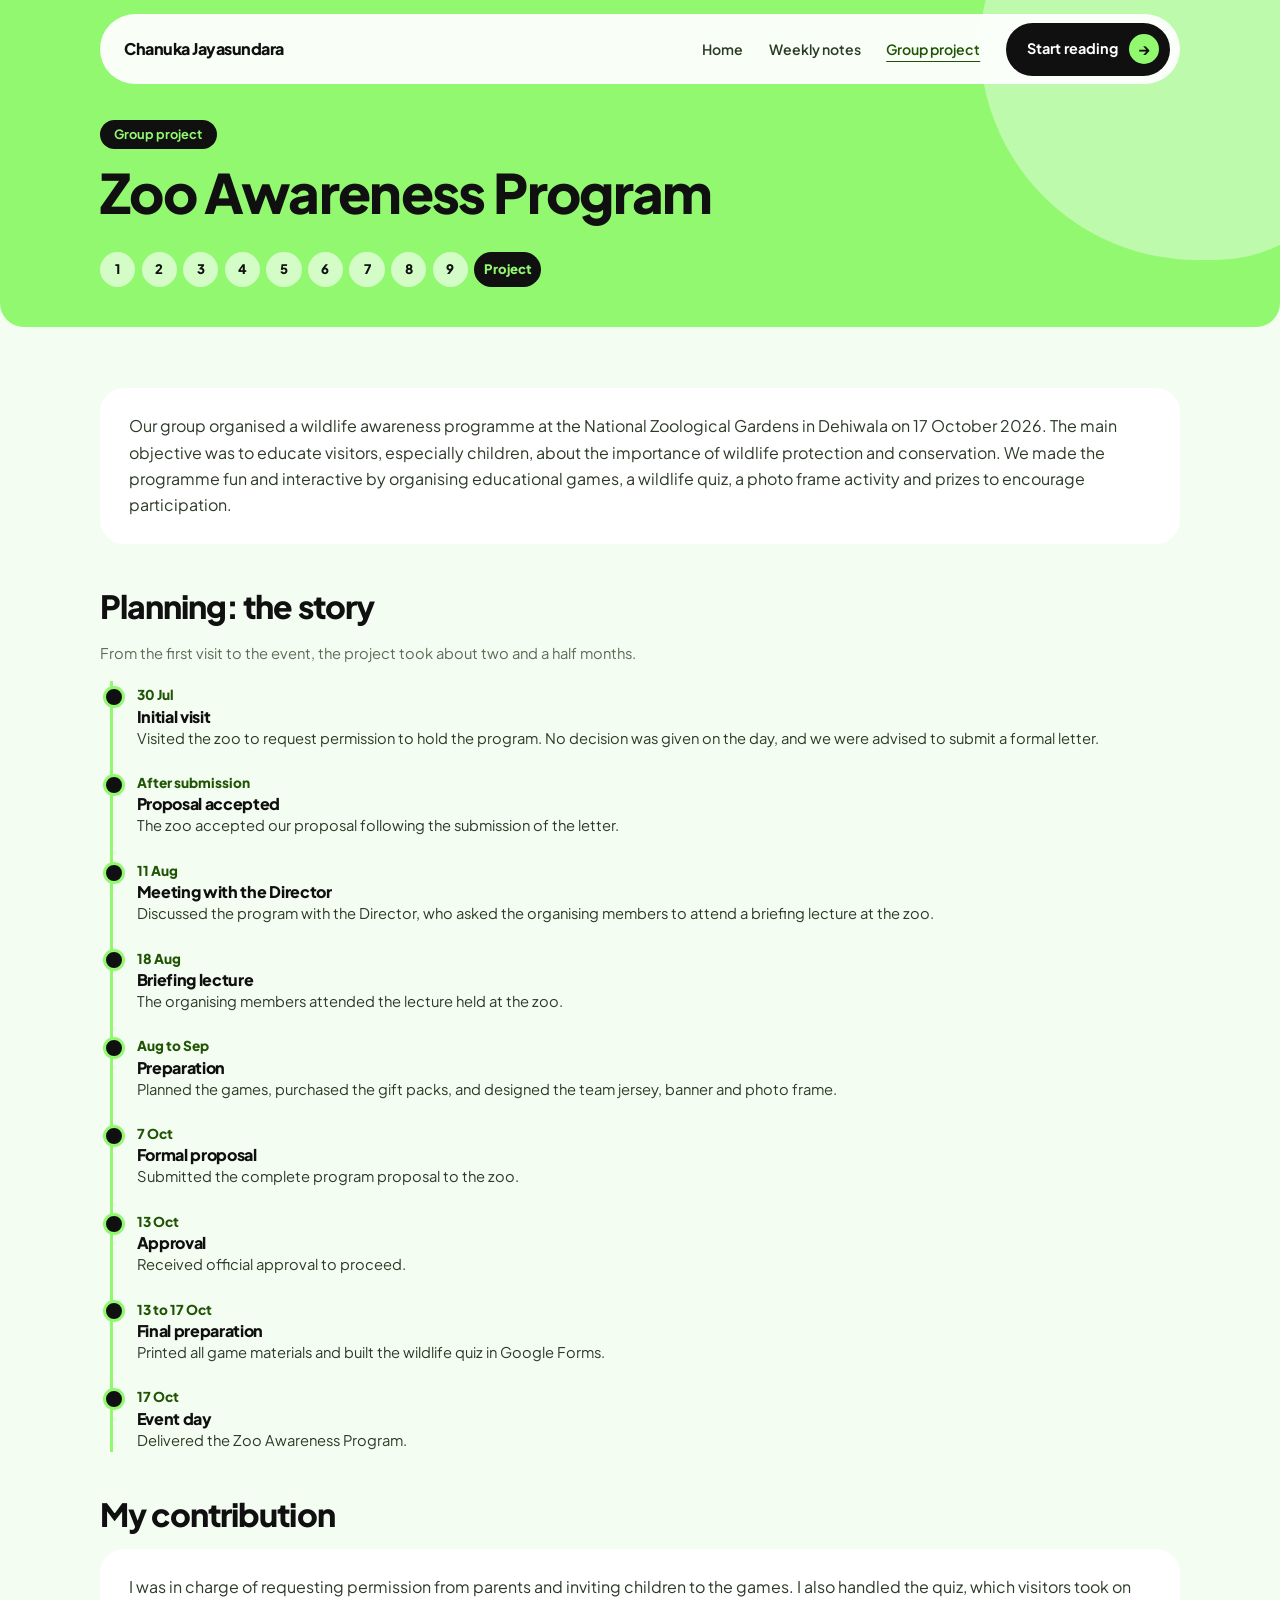
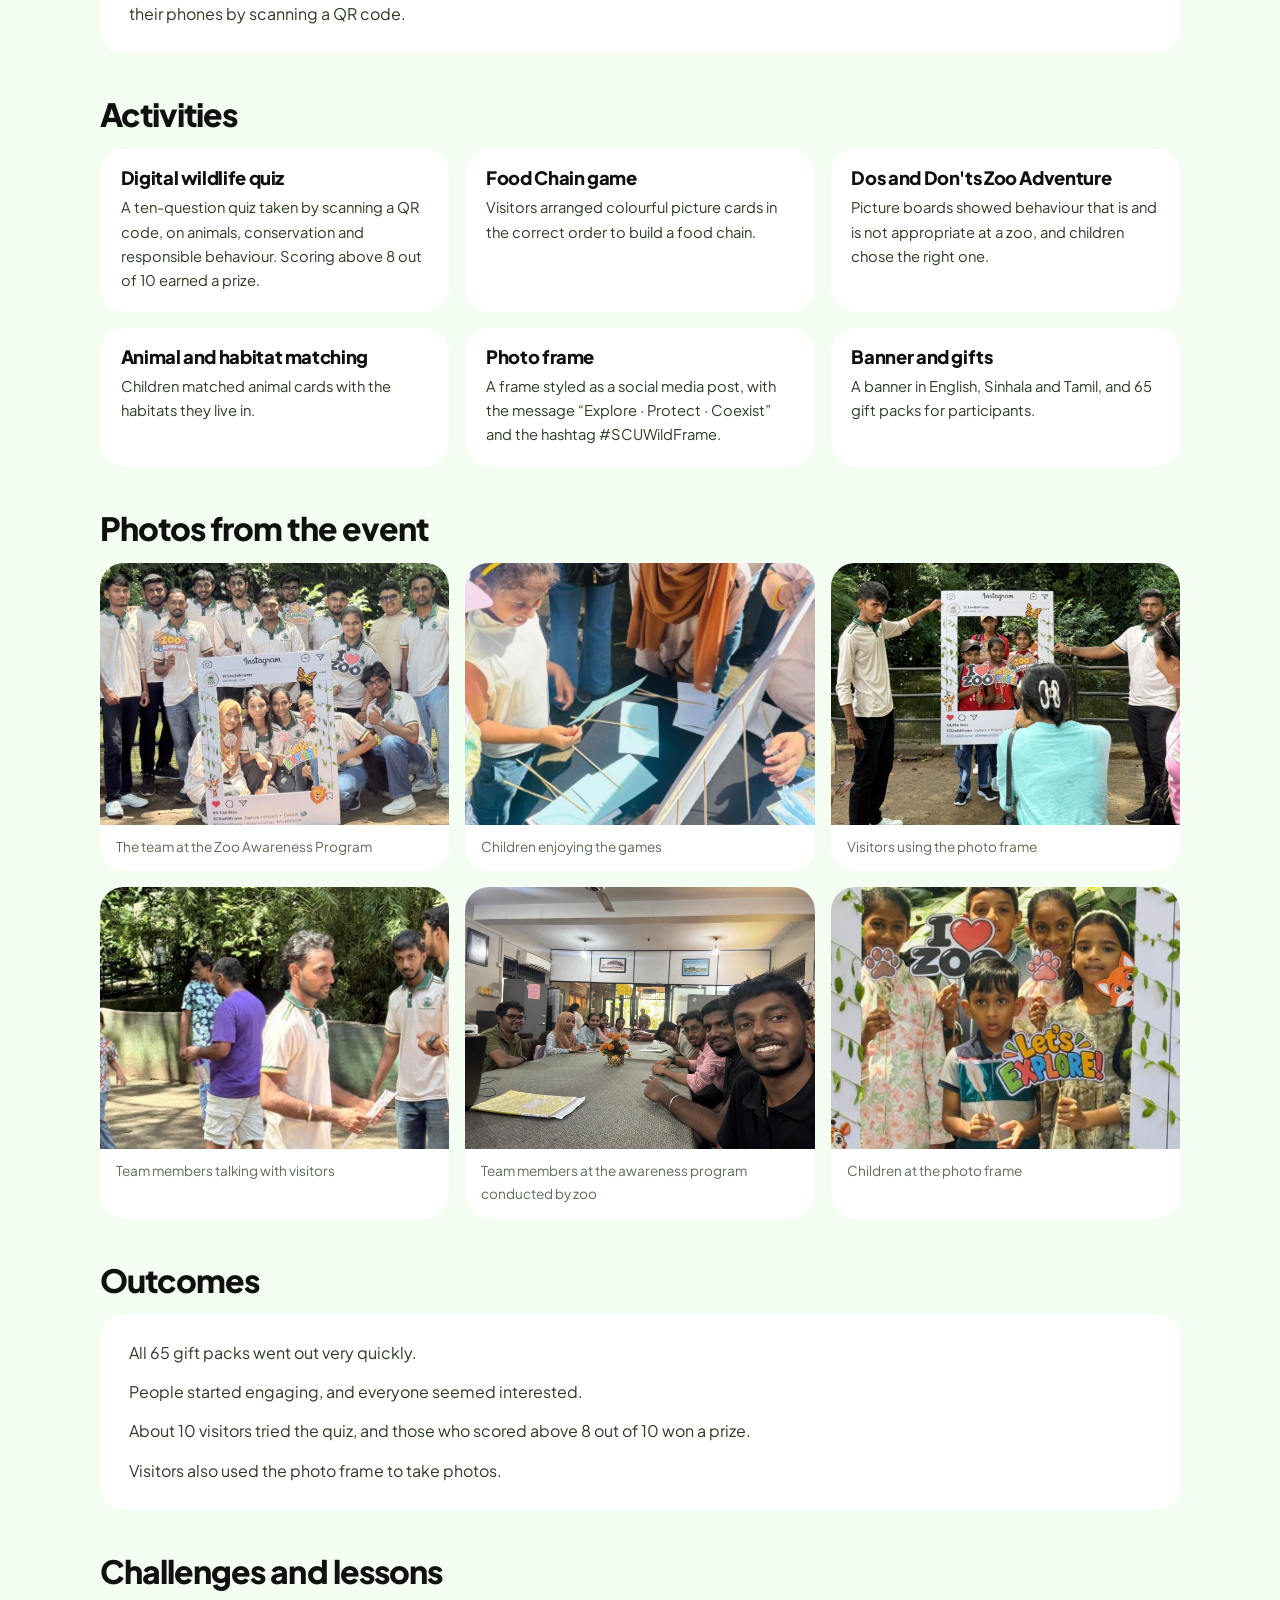
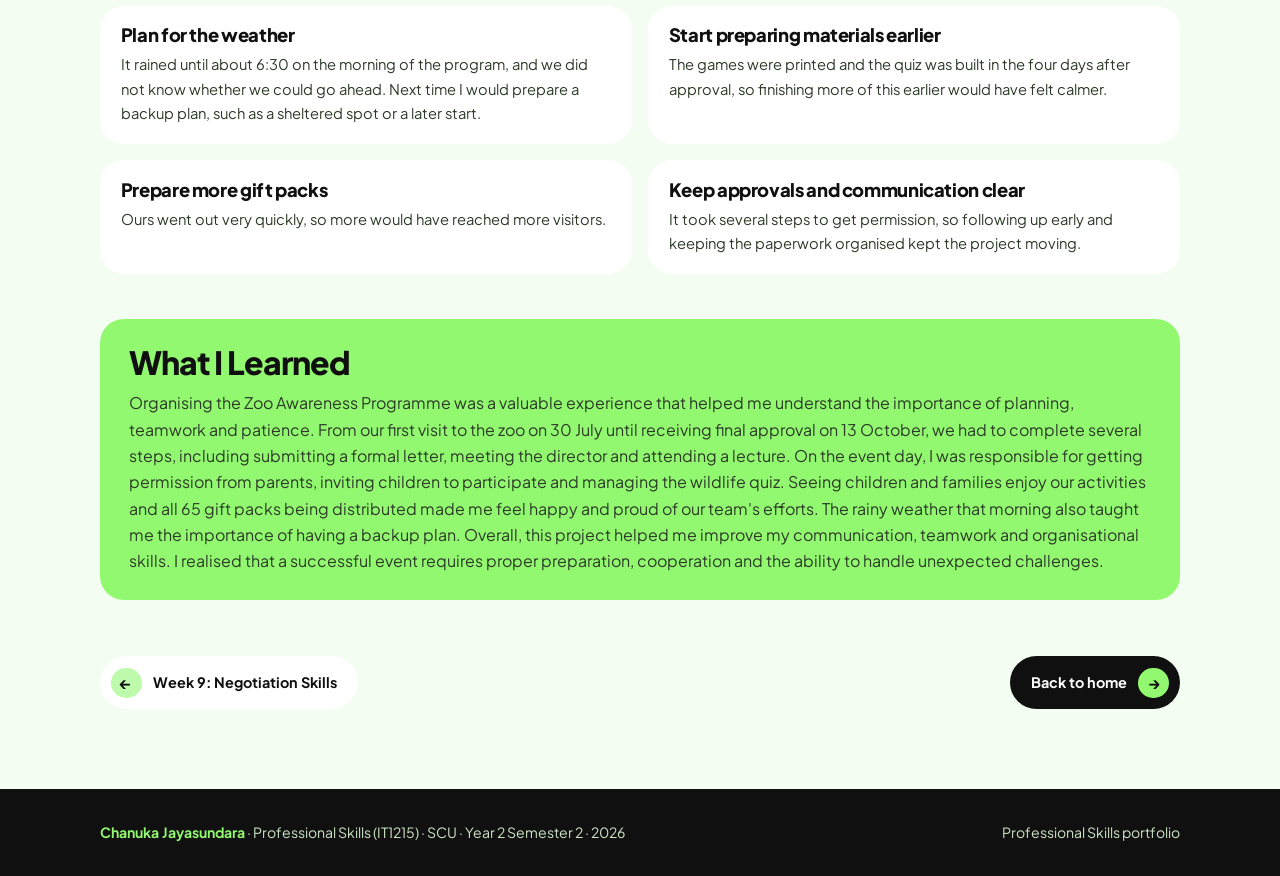
<file: project.html>
<!DOCTYPE html>
<html lang="en">
<head>
  <meta charset="utf-8">
  <meta name="viewport" content="width=device-width, initial-scale=1">
  <title>Project · Zoo Awareness Program · Chanuka Jayasundara</title>
  <meta name="description" content="Group project: the Zoo Awareness Program at the National Zoological Gardens, Dehiwala.">
  <link rel="preconnect" href="https://fonts.googleapis.com">
  <link rel="preconnect" href="https://fonts.gstatic.com" crossorigin>
  <link href="https://fonts.googleapis.com/css2?family=Plus+Jakarta+Sans:wght@400;500;600;700;800&display=swap" rel="stylesheet">
  <link rel="stylesheet" href="assets/css/style.css">
</head>
<body>
  <div id="site-header"></div>

  <main id="main">
    <header class="page-head">
      <div class="blob"></div>
      <div class="wrap inner">
        <div class="tags"><span class="tag dark">Group project</span></div>
        <h1>Zoo Awareness Program</h1>
        <nav class="strip" id="strip" aria-label="All weeks"></nav>
      </div>
    </header>

    <div class="wrap">
      <section class="block">
        <div class="card">
          <p>Our group organised a wildlife awareness programme at the National Zoological Gardens in Dehiwala on 17 October 2026.
          The main objective was to educate visitors, especially children, about the importance of wildlife protection and
          conservation. We made the programme fun and interactive by organising educational games, a wildlife quiz, a photo frame
          activity and prizes to encourage participation.</p>
        </div>
      </section>

      <section class="block">
        <h2>Planning: the story</h2>
        <p class="tip" style="margin:0 0 1rem">From the first visit to the event, the project took about two and a half months.</p>
        <ol class="timeline">
          <li><time>30 Jul</time><h3>Initial visit</h3><p>Visited the zoo to request permission to hold the program. No decision was given on the day, and we were advised to submit a formal letter.</p></li>
          <li><time>After submission</time><h3>Proposal accepted</h3><p>The zoo accepted our proposal following the submission of the letter.</p></li>
          <li><time>11 Aug</time><h3>Meeting with the Director</h3><p>Discussed the program with the Director, who asked the organising members to attend a briefing lecture at the zoo.</p></li>
          <li><time>18 Aug</time><h3>Briefing lecture</h3><p>The organising members attended the lecture held at the zoo.</p></li>
          <li><time>Aug to Sep</time><h3>Preparation</h3><p>Planned the games, purchased the gift packs, and designed the team jersey, banner and photo frame.</p></li>
          <li><time>7 Oct</time><h3>Formal proposal</h3><p>Submitted the complete program proposal to the zoo.</p></li>
          <li><time>13 Oct</time><h3>Approval</h3><p>Received official approval to proceed.</p></li>
          <li><time>13 to 17 Oct</time><h3>Final preparation</h3><p>Printed all game materials and built the wildlife quiz in Google Forms.</p></li>
          <li><time>17 Oct</time><h3>Event day</h3><p>Delivered the Zoo Awareness Program.</p></li>
        </ol>
      </section>

      <section class="block">
        <h2>My contribution</h2>
        <div class="card">
          <p>I was in charge of requesting permission from parents and inviting children to the games. I also handled the quiz, which visitors took on their phones by scanning a QR code.</p>
        </div>
      </section>

      <section class="block">
        <h2>Activities</h2>
        <div class="grid g3">
          <div class="card small"><h3>Digital wildlife quiz</h3><p>A ten-question quiz taken by scanning a QR code, on animals, conservation and responsible behaviour. Scoring above 8 out of 10 earned a prize.</p></div>
          <div class="card small"><h3>Food Chain game</h3><p>Visitors arranged colourful picture cards in the correct order to build a food chain.</p></div>
          <div class="card small"><h3>Dos and Don'ts Zoo Adventure</h3><p>Picture boards showed behaviour that is and is not appropriate at a zoo, and children chose the right one.</p></div>
          <div class="card small"><h3>Animal and habitat matching</h3><p>Children matched animal cards with the habitats they live in.</p></div>
          <div class="card small"><h3>Photo frame</h3><p>A frame styled as a social media post, with the message “Explore · Protect · Coexist” and the hashtag #SCUWildFrame.</p></div>
          <div class="card small"><h3>Banner and gifts</h3><p>A banner in English, Sinhala and Tamil, and 65 gift packs for participants.</p></div>
        </div>
      </section>

      <section class="block">
        <h2>Photos from the event</h2>
        <div class="photos">
          <figure class="photo"><img src="assets/img/G1.png" alt="The team at the Zoo Awareness Program"><figcaption>The team at the Zoo Awareness Program</figcaption></figure>
          <figure class="photo"><img src="assets/img/G2.png" alt="The games booth"><figcaption>Children enjoying the games</figcaption></figure>
          <figure class="photo"><img src="assets/img/G3.png" alt="Visitors taking the QR code quiz"><figcaption>Visitors using the photo frame</figcaption></figure>
          <figure class="photo"><img src="assets/img/G4.png" alt="The #SCUWildFrame photo frame"><figcaption>Team members talking with visitors</figcaption></figure>
          <figure class="photo"><img src="assets/img/G5.jpeg" alt="Gift packs for participants"><figcaption>Team members at the awareness program conducted by zoo</figcaption></figure>
          <figure class="photo"><img src="assets/img/G6.png" alt="Children playing the games"><figcaption>Children at the photo frame</figcaption></figure>
        </div>
      </section>

      <section class="block">
        <h2>Outcomes</h2>
        <div class="card">
          <p>All 65 gift packs went out very quickly.</p>
          <p>People started engaging, and everyone seemed interested.</p>
          <p>About 10 visitors tried the quiz, and those who scored above 8 out of 10 won a prize.</p>
          <p>Visitors also used the photo frame to take photos.</p>
        </div>
      </section>

      <section class="block">
        <h2>Challenges and lessons</h2>
        <div class="grid g2">
          <div class="card small"><h3>Plan for the weather</h3><p>It rained until about 6:30 on the morning of the program, and we did not know whether we could go ahead. Next time I would prepare a backup plan, such as a sheltered spot or a later start.</p></div>
          <div class="card small"><h3>Start preparing materials earlier</h3><p>The games were printed and the quiz was built in the four days after approval, so finishing more of this earlier would have felt calmer.</p></div>
          <div class="card small"><h3>Prepare more gift packs</h3><p>Ours went out very quickly, so more would have reached more visitors.</p></div>
          <div class="card small"><h3>Keep approvals and communication clear</h3><p>It took several steps to get permission, so following up early and keeping the paperwork organised kept the project moving.</p></div>
        </div>
      </section>

      <section class="block">
        <div class="card reflection">
          <h2>What I Learned</h2>
          <p>Organising the Zoo Awareness Programme was a valuable experience that helped me understand the importance of planning,
          teamwork and patience. From our first visit to the zoo on 30 July until receiving final approval on 13 October, we had
          to complete several steps, including submitting a formal letter, meeting the director and attending a lecture. On the
          event day, I was responsible for getting permission from parents, inviting children to participate and managing the
          wildlife quiz. Seeing children and families enjoy our activities and all 65 gift packs being distributed made me feel
          happy and proud of our team's efforts. The rainy weather that morning also taught me the importance of having a backup
          plan. Overall, this project helped me improve my communication, teamwork and organisational skills. I realised that a
          successful event requires proper preparation, cooperation and the ability to handle unexpected challenges.</p>
        </div>
      </section>

      <div class="pager" id="pager"></div>
    </div>
  </main>

  <div id="site-footer"></div>
  <script src="assets/js/site.js"></script>
</body>
</html>
</file>
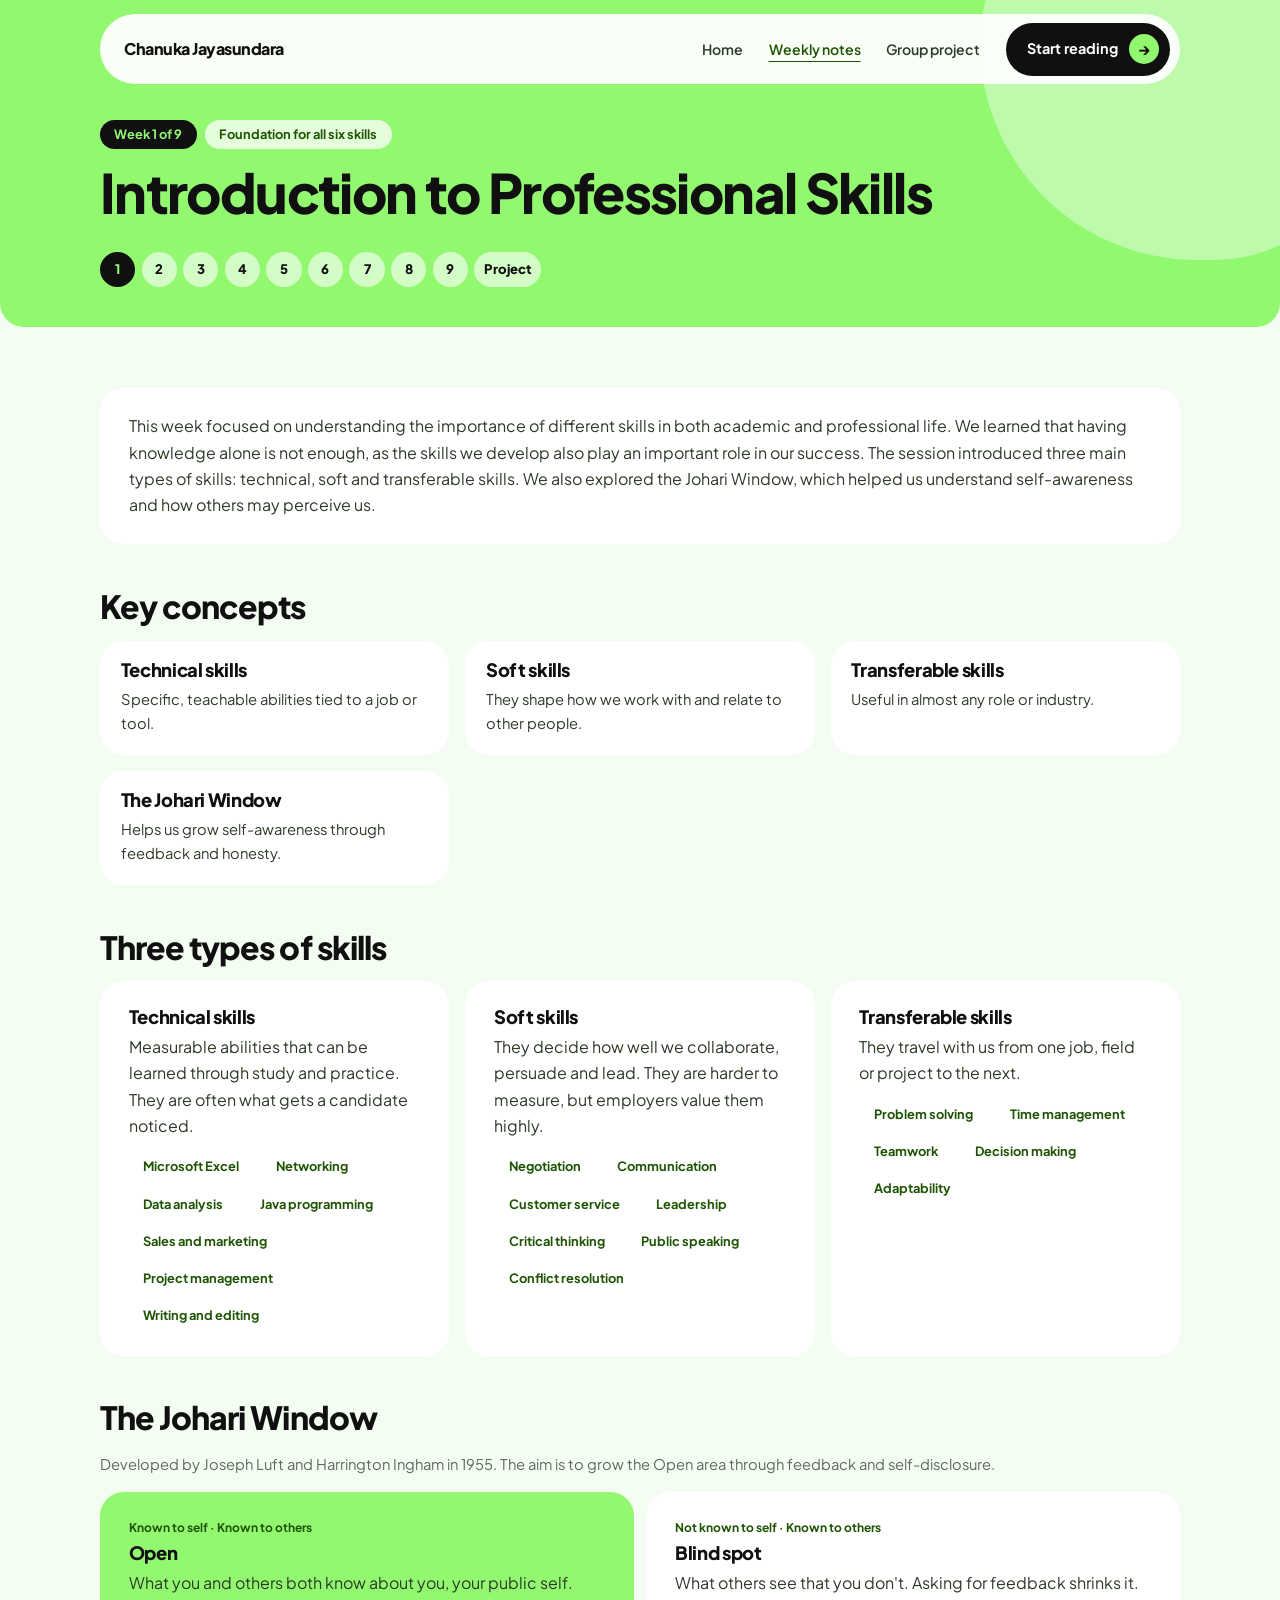
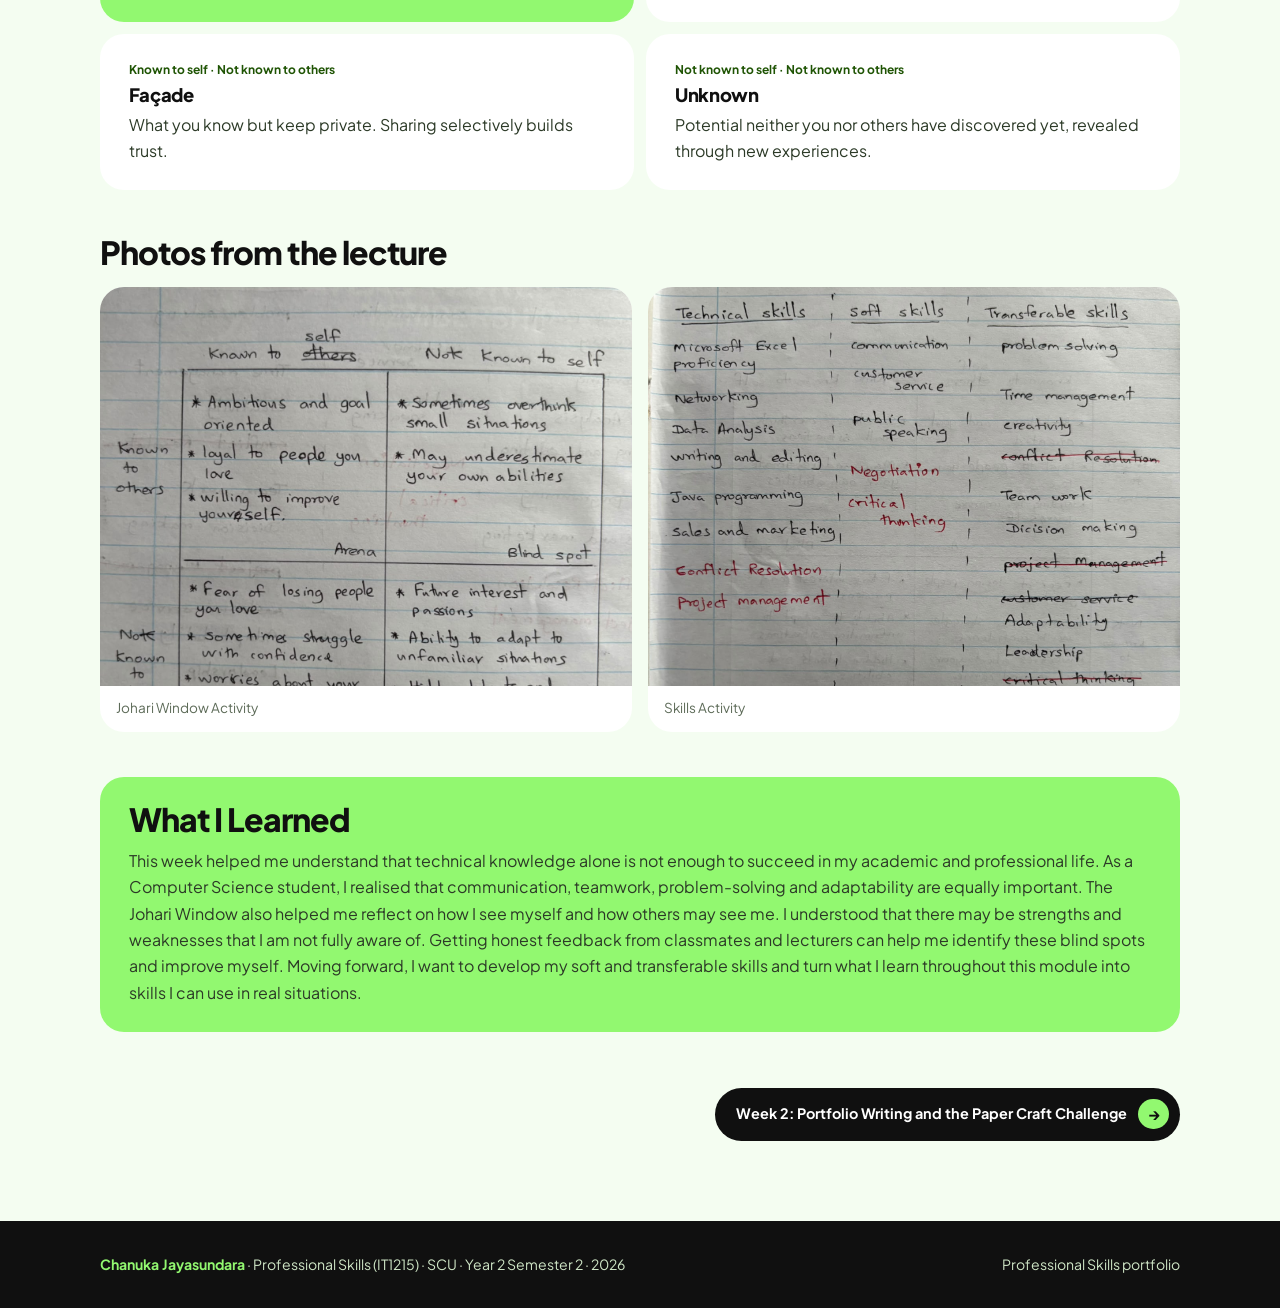
<file: week1.html>
<!DOCTYPE html>
<html lang="en">
<head>
  <meta charset="utf-8">
  <meta name="viewport" content="width=device-width, initial-scale=1">
  <title>Week 1 · Introduction to Professional Skills · Chanuka Jayasundara</title>
  <meta name="description" content="Week 1: technical, soft and transferable skills, and the Johari Window.">
  <link rel="preconnect" href="https://fonts.googleapis.com">
  <link rel="preconnect" href="https://fonts.gstatic.com" crossorigin>
  <link href="https://fonts.googleapis.com/css2?family=Plus+Jakarta+Sans:wght@400;500;600;700;800&display=swap" rel="stylesheet">
  <link rel="stylesheet" href="assets/css/style.css">
</head>
<body>
  <div id="site-header"></div>

  <main id="main">
    <header class="page-head">
      <div class="blob"></div>
      <div class="wrap inner">
        <div class="tags"><span class="tag dark">Week 1 of 9</span><span class="tag">Foundation for all six skills</span></div>
        <h1>Introduction to Professional Skills</h1>
        <nav class="strip" id="strip" aria-label="All weeks"></nav>
      </div>
    </header>

    <div class="wrap">
      <section class="block">
        <div class="card">
          <p>This week focused on understanding the importance of different skills in both academic and professional life. We learned
          that having knowledge alone is not enough, as the skills we develop also play an important role in our success. The
          session introduced three main types of skills: technical, soft and transferable skills. We also explored the Johari
          Window, which helped us understand self-awareness and how others may perceive us.</p>
        </div>
      </section>

      <section class="block">
        <h2>Key concepts</h2>
        <div class="grid g3">
          <div class="card small"><h3>Technical skills</h3><p>Specific, teachable abilities tied to a job or tool.</p></div>
          <div class="card small"><h3>Soft skills</h3><p>They shape how we work with and relate to other people.</p></div>
          <div class="card small"><h3>Transferable skills</h3><p>Useful in almost any role or industry.</p></div>
          <div class="card small"><h3>The Johari Window</h3><p>Helps us grow self-awareness through feedback and honesty.</p></div>
        </div>
      </section>

      <section class="block">
        <h2>Three types of skills</h2>
        <div class="grid g3">
          <div class="card"><h3>Technical skills</h3><p>Measurable abilities that can be learned through study and practice. They are often what gets a candidate noticed.</p>
            <p class="tags" style="margin-top:.8rem"><span class="tag">Microsoft Excel</span> <span class="tag">Networking</span> <span class="tag">Data analysis</span> <span class="tag">Java programming</span> <span class="tag">Sales and marketing</span> <span class="tag">Project management</span> <span class="tag">Writing and editing</span> </p></div>
          <div class="card"><h3>Soft skills</h3><p>They decide how well we collaborate, persuade and lead. They are harder to measure, but employers value them highly.</p>
            <p class="tags" style="margin-top:.8rem"><span class="tag">Negotiation</span> <span class="tag">Communication</span> <span class="tag">Customer service</span> <span class="tag">Leadership</span> <span class="tag">Critical thinking</span> <span class="tag">Public speaking</span> <span class="tag">Conflict resolution</span> </p></div>
          <div class="card"><h3>Transferable skills</h3><p>They travel with us from one job, field or project to the next.</p>
            <p class="tags" style="margin-top:.8rem"><span class="tag">Problem solving</span> <span class="tag">Time management</span> <span class="tag">Teamwork</span> <span class="tag">Decision making</span> <span class="tag">Adaptability</span> </p></div>
        </div>
      </section>

      <section class="block">
        <h2>The Johari Window</h2>
        <p class="tip" style="margin:0 0 1rem">Developed by Joseph Luft and Harrington Ingham in 1955. The aim is to grow the Open area through feedback and self-disclosure.</p>
        <div class="johari">
          <div class="card"><small>Known to self · Known to others</small><h3>Open</h3><p>What you and others both know about you, your public self.</p></div>
          <div class="card"><small>Not known to self · Known to others</small><h3>Blind spot</h3><p>What others see that you don't. Asking for feedback shrinks it.</p></div>
          <div class="card"><small>Known to self · Not known to others</small><h3>Façade</h3><p>What you know but keep private. Sharing selectively builds trust.</p></div>
          <div class="card"><small>Not known to self · Not known to others</small><h3>Unknown</h3><p>Potential neither you nor others have discovered yet, revealed through new experiences.</p></div>
        </div>
      </section>

      <section class="block">
        <h2>Photos from the lecture</h2>
        <div class="photos">
          <figure class="photo"><img src="assets/img/johari.jpeg" alt="Week 1 lecture"><figcaption>Johari Window Activity</figcaption></figure>
          <figure class="photo"><img src="assets/img/W1A1.jpeg" alt="Week 1 lecture"><figcaption>Skills Activity</figcaption></figure>
        </div>
      </section>

      <section class="block">
        <div class="card reflection">
          <h2>What I Learned</h2>
          <p>This week helped me understand that technical knowledge alone is not enough to succeed in my academic and professional
          life. As a Computer Science student, I realised that communication, teamwork, problem-solving and adaptability are
          equally important. The Johari Window also helped me reflect on how I see myself and how others may see me. I understood
          that there may be strengths and weaknesses that I am not fully aware of. Getting honest feedback from classmates and
          lecturers can help me identify these blind spots and improve myself. Moving forward, I want to develop my soft and
          transferable skills and turn what I learn throughout this module into skills I can use in real situations.</p>
        </div>
      </section>

      <div class="pager" id="pager"></div>
    </div>
  </main>

  <div id="site-footer"></div>
  <script src="assets/js/site.js"></script>
</body>
</html>
</file>
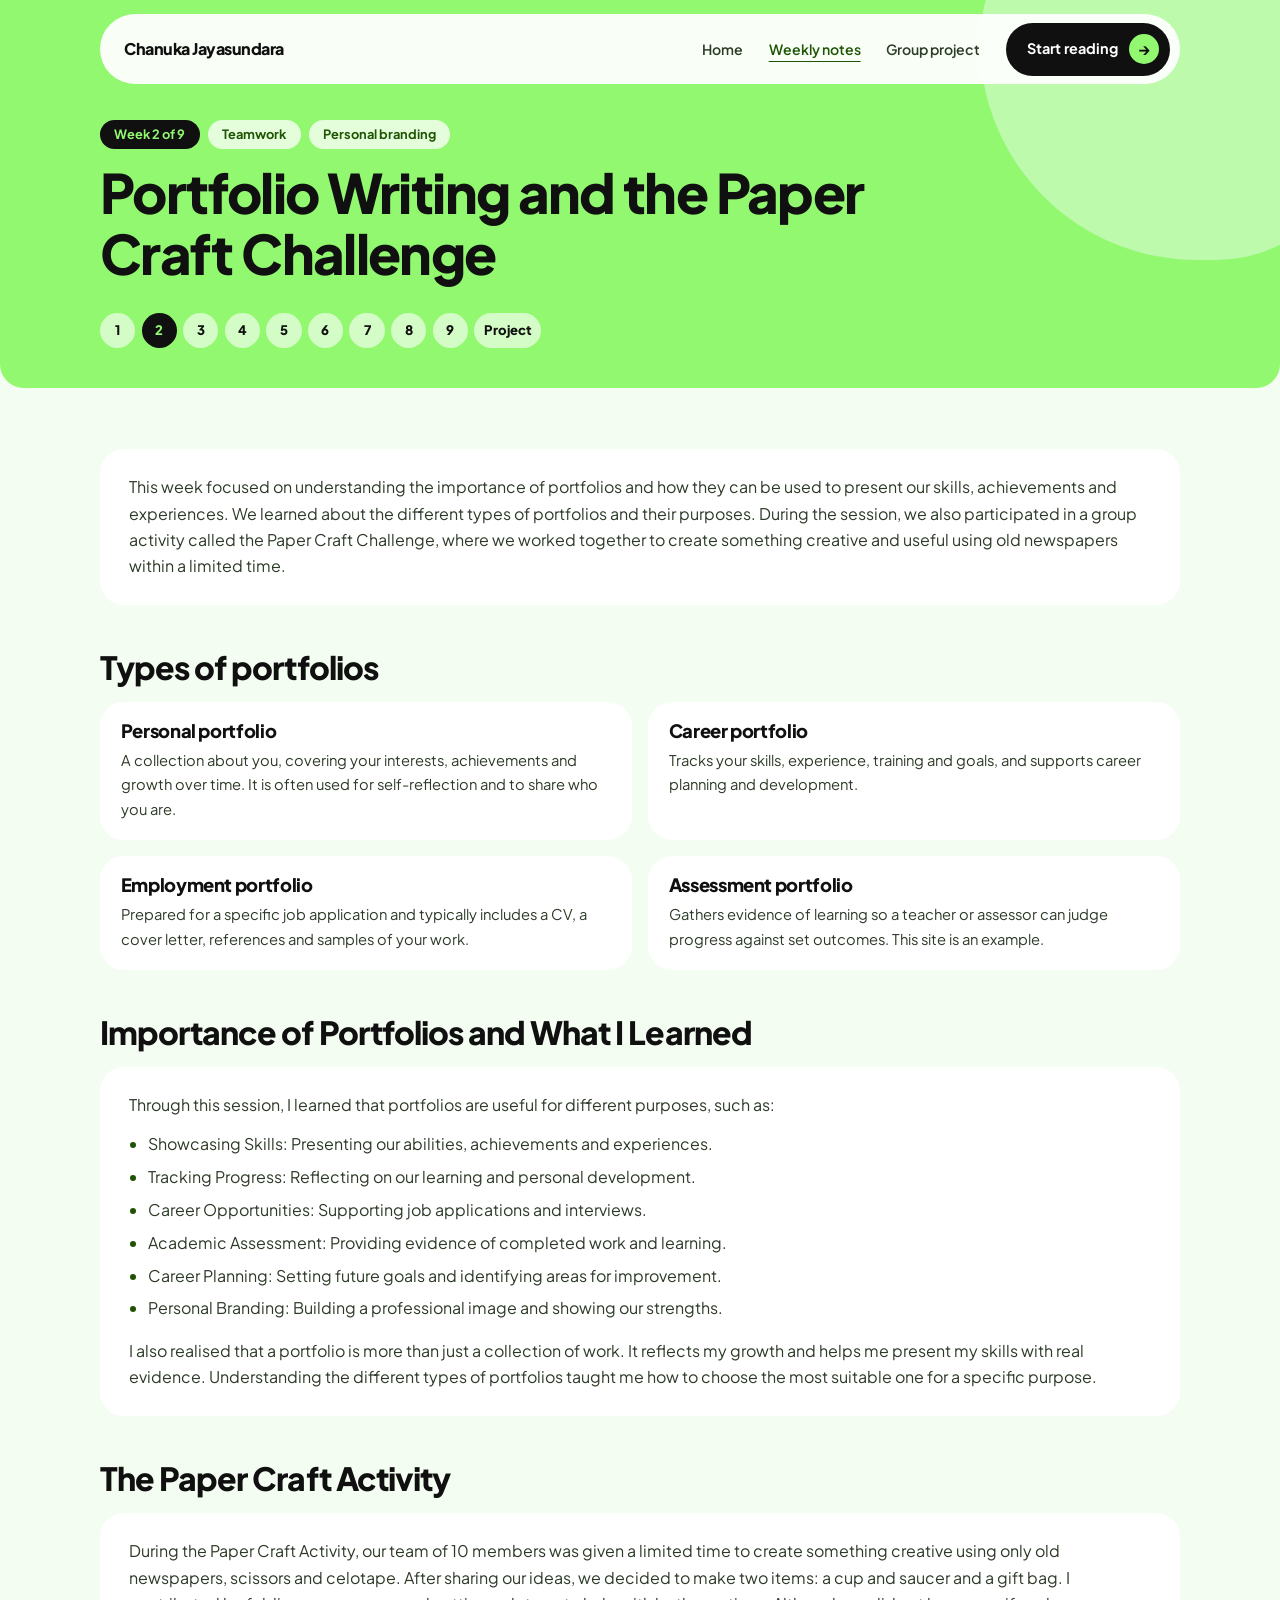
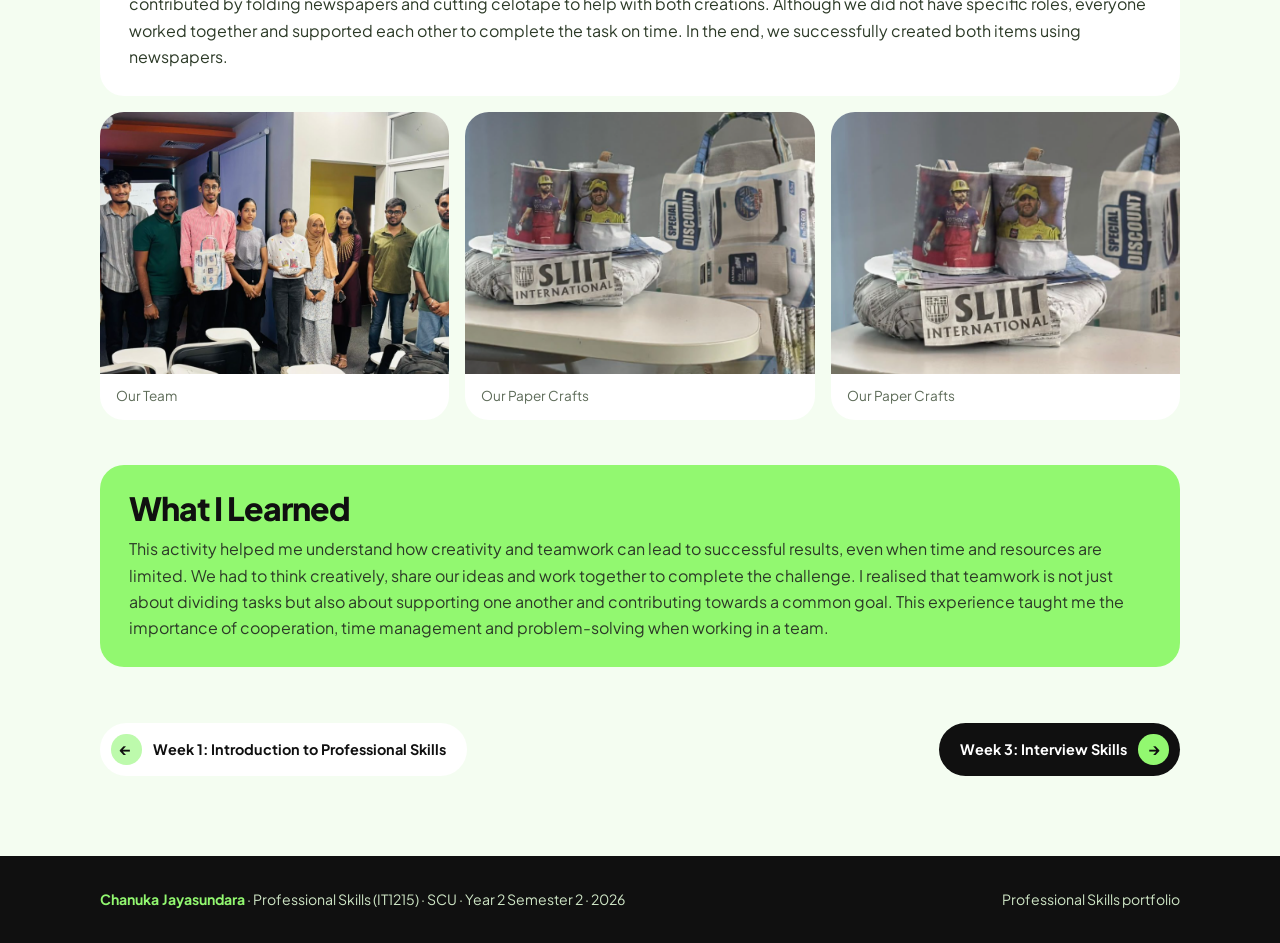
<file: week2.html>
<!DOCTYPE html>
<html lang="en">
<head>
  <meta charset="utf-8">
  <meta name="viewport" content="width=device-width, initial-scale=1">
  <title>Week 2 · Portfolio Writing and the Paper Craft Challenge · A.J.M.C.Jayasundara</title>
  <meta name="description" content="Week 2: portfolio types and the Paper Craft Challenge team activity.">
  <link rel="preconnect" href="https://fonts.googleapis.com">
  <link rel="preconnect" href="https://fonts.gstatic.com" crossorigin>
  <link href="https://fonts.googleapis.com/css2?family=Plus+Jakarta+Sans:wght@400;500;600;700;800&display=swap" rel="stylesheet">
  <link rel="stylesheet" href="assets/css/style.css">
</head>
<body>
  <div id="site-header"></div>

  <main id="main">
    <header class="page-head">
      <div class="blob"></div>
      <div class="wrap inner">
        <div class="tags"><span class="tag dark">Week 2 of 9</span><span class="tag">Teamwork</span><span class="tag">Personal branding</span></div>
        <h1>Portfolio Writing and the Paper Craft Challenge</h1>
        <nav class="strip" id="strip" aria-label="All weeks"></nav>
      </div>
    </header>

    <div class="wrap">
      <section class="block">
        <div class="card">
          <p>This week focused on understanding the importance of portfolios and how they can be used to present our skills,
          achievements and experiences. We learned about the different types of portfolios and their purposes. During the session,
          we also participated in a group activity called the Paper Craft Challenge, where we worked together to create something
          creative and useful using old newspapers within a limited time.</p>
        </div>
      </section>

      <section class="block">
        <h2>Types of portfolios</h2>
        <div class="grid g2">
          <div class="card small"><h3>Personal portfolio</h3><p>A collection about you, covering your interests, achievements and growth over time. It is often used for self-reflection and to share who you are.</p></div>
          <div class="card small"><h3>Career portfolio</h3><p>Tracks your skills, experience, training and goals, and supports career planning and development.</p></div>
          <div class="card small"><h3>Employment portfolio</h3><p>Prepared for a specific job application and typically includes a CV, a cover letter, references and samples of your work.</p></div>
          <div class="card small"><h3>Assessment portfolio</h3><p>Gathers evidence of learning so a teacher or assessor can judge progress against set outcomes. This site is an example.</p></div>
        </div>
      </section>

            <section class="block">
              <h2>Importance of Portfolios and What I Learned</h2>
              <div class="card">
                <p>Through this session, I learned that portfolios are useful for different purposes, such as:</p>
                <ul class="list">
                  <li>Showcasing Skills: Presenting our abilities, achievements and experiences.</li>
                  <li>Tracking Progress: Reflecting on our learning and personal development.</li>
                  <li>Career Opportunities: Supporting job applications and interviews.</li>
                  <li>Academic Assessment: Providing evidence of completed work and learning.</li>
                  <li>Career Planning: Setting future goals and identifying areas for improvement.</li>
                  <li>Personal Branding: Building a professional image and showing our strengths.</li>
                </ul>
                <p>I also realised that a portfolio is more than just a collection of work. It reflects my growth and helps me
                  present my skills with real evidence. Understanding the different types of portfolios taught me how to choose the
                  most suitable one for a specific purpose.</p>
              </div>
            </section>

      <section class="block">
        <h2>The Paper Craft Activity</h2>
        <div class="card">
          <p>During the Paper Craft Activity, our team of 10 members was given a limited time to create something creative using
          only old newspapers, scissors and celotape. After sharing our ideas, we decided to make two items: a cup and saucer and
          a gift bag. I contributed by folding newspapers and cutting celotape to help with both creations. Although we did not
          have specific roles, everyone worked together and supported each other to complete the task on time. In the end, we
          successfully created both items using newspapers.</p>
        </div>
        <div class="photos" style="margin-top:1rem">
          <figure class="photo"><img src="assets/img/paper craft group photo.png" alt="Cup and saucer made from newspaper"><figcaption>Our Team</figcaption></figure>
          <figure class="photo"><img src="assets/img/craft1.png" alt="Gift bag made from newspaper"><figcaption>Our Paper Crafts</figcaption></figure>
          <figure class="photo"><img src="assets/img/craft2.png" alt="The team during the Paper Craft Challenge"><figcaption>Our Paper Crafts</figcaption></figure>
        </div>
      </section>

      <section class="block">
        <div class="card reflection">
          <h2>What I Learned</h2>
          <p>This activity helped me understand how creativity and teamwork can lead to successful results, even when time and
          resources are limited. We had to think creatively, share our ideas and work together to complete the challenge. I
          realised that teamwork is not just about dividing tasks but also about supporting one another and contributing towards a
          common goal. This experience taught me the importance of cooperation, time management and problem-solving when working
          in a team.</p>
        </div>
      </section>

      <div class="pager" id="pager"></div>
    </div>
  </main>

  <div id="site-footer"></div>
  <script src="assets/js/site.js"></script>
</body>
</html>
</file>
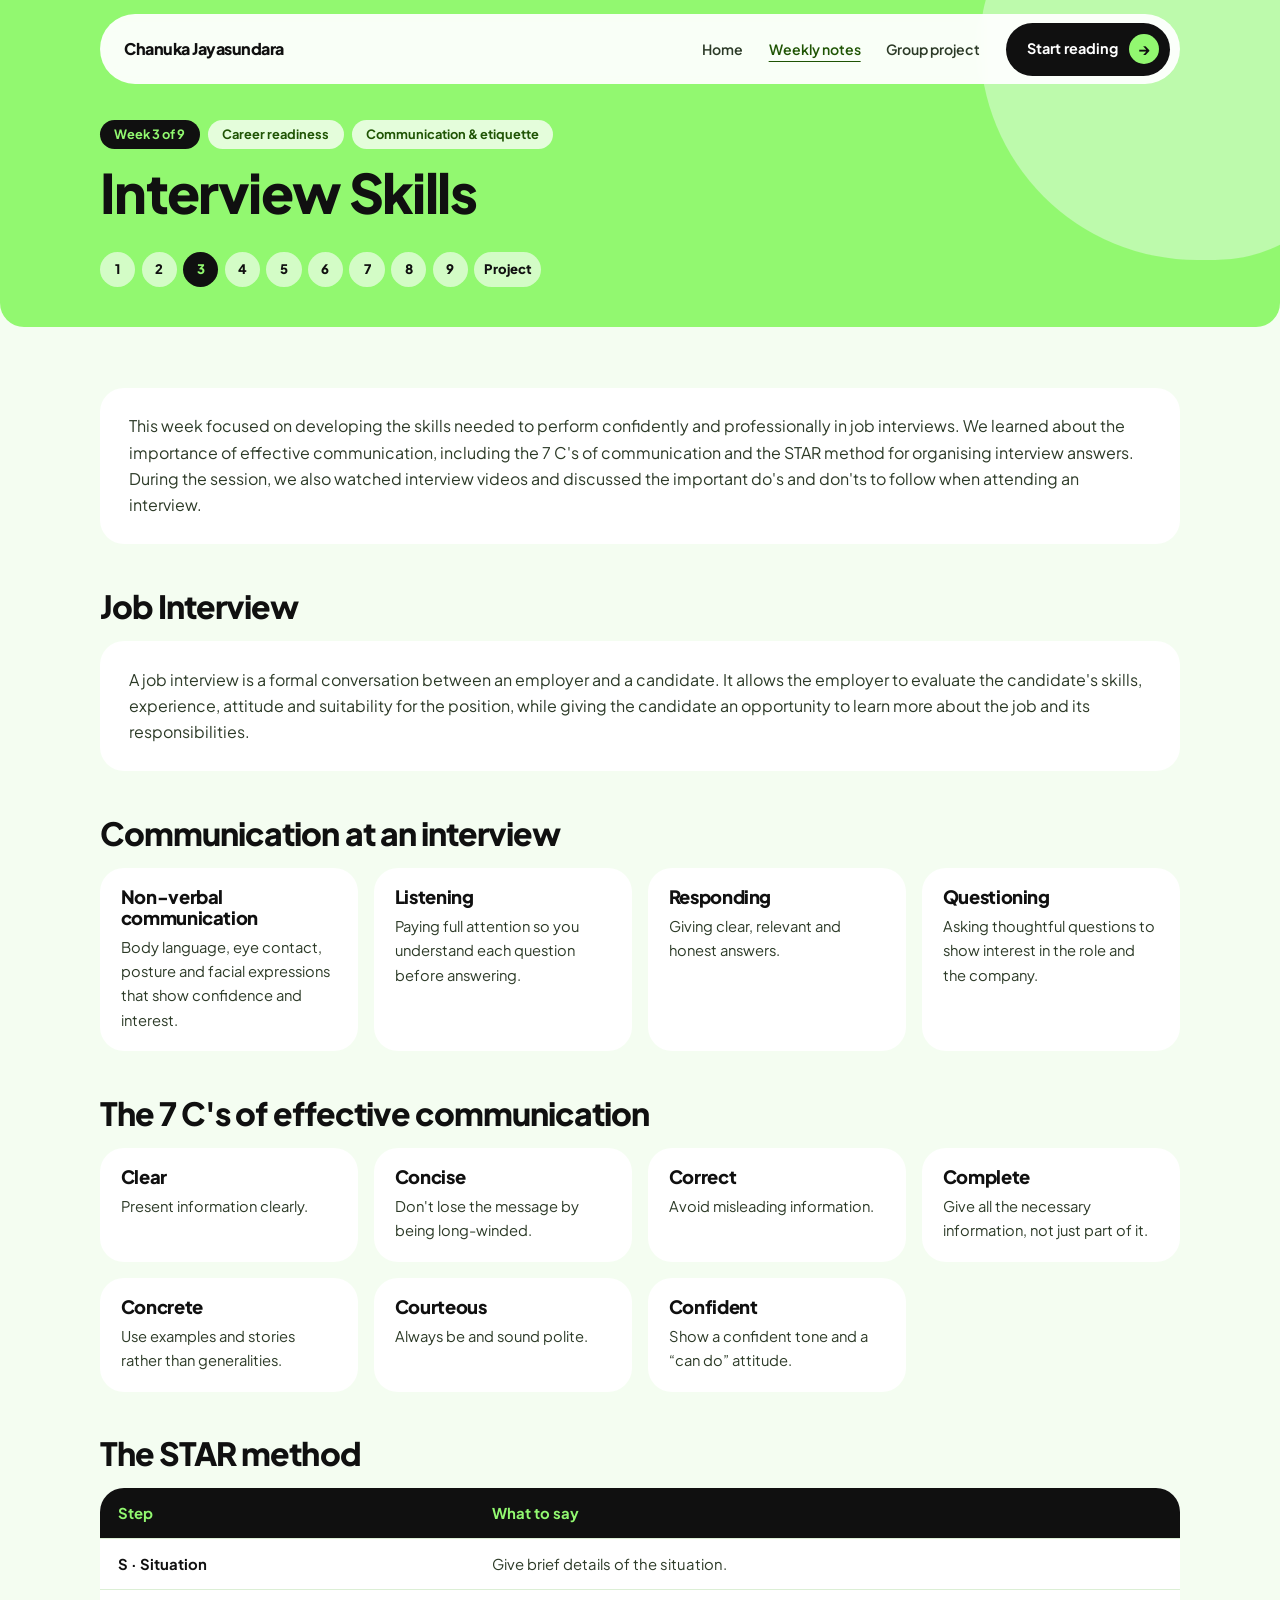
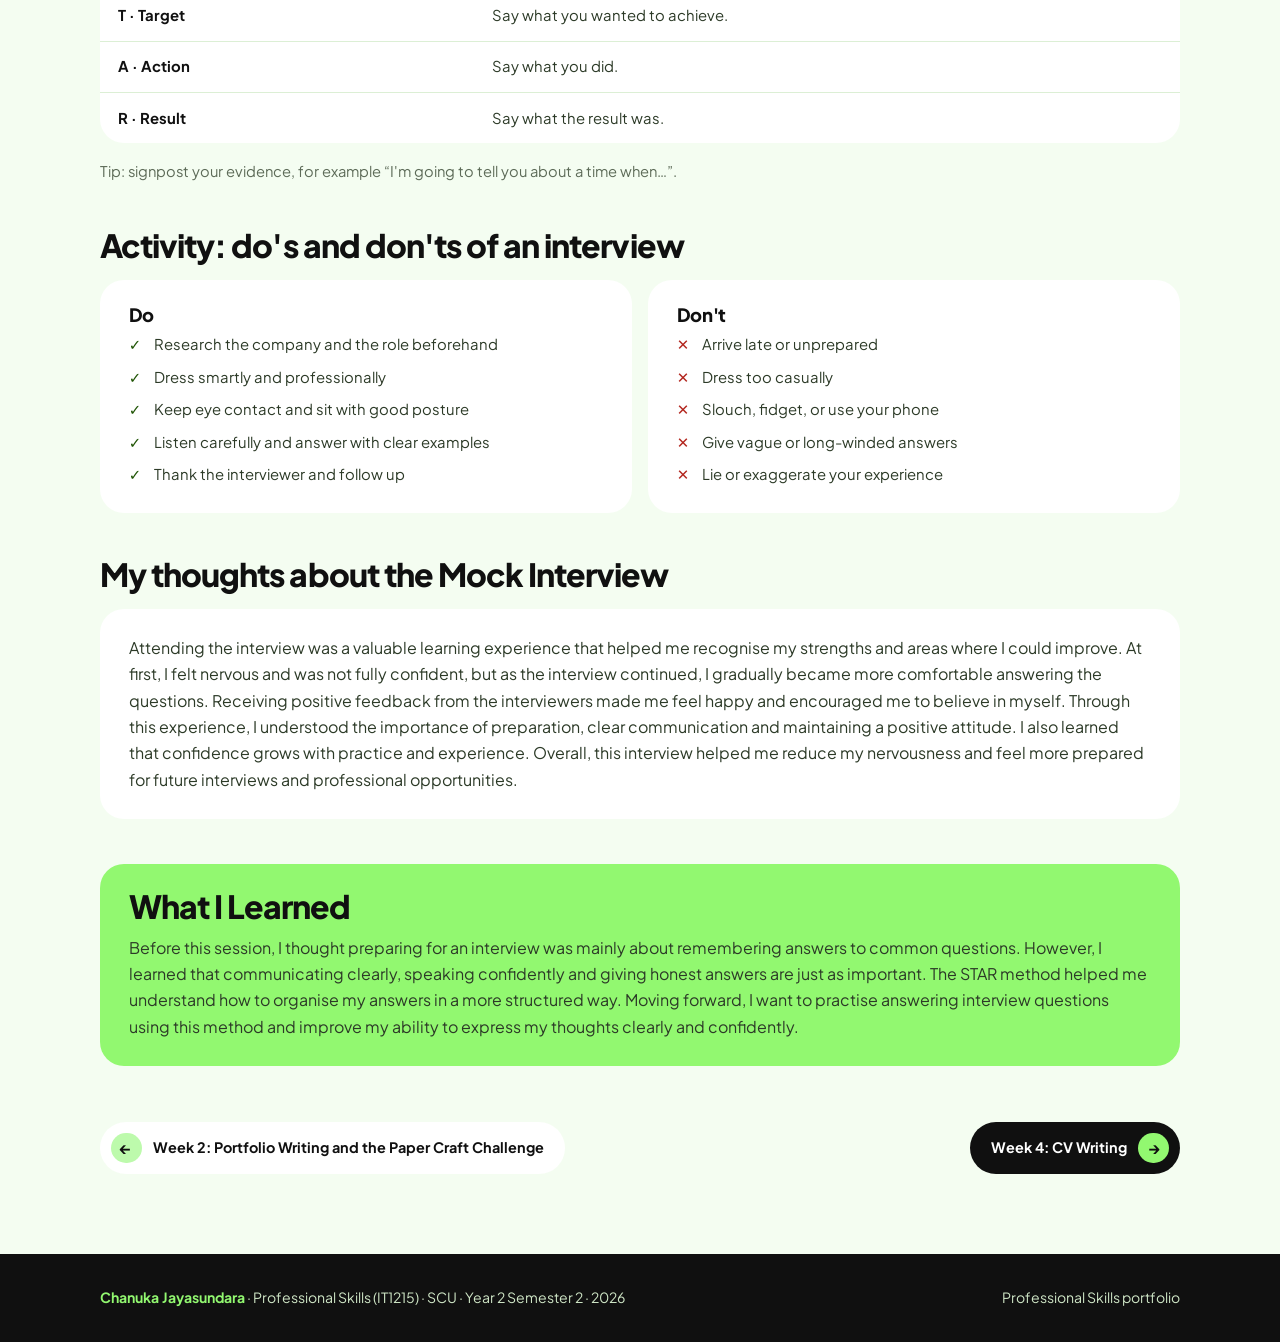
<file: week3.html>
<!DOCTYPE html>
<html lang="en">
<head>
  <meta charset="utf-8">
  <meta name="viewport" content="width=device-width, initial-scale=1">
  <title>Week 3 · Interview Skills · Chanuka Jayasundara</title>
  <meta name="description" content="Week 3: interview communication, the 7 C's, the STAR method and do's and don'ts.">
  <link rel="preconnect" href="https://fonts.googleapis.com">
  <link rel="preconnect" href="https://fonts.gstatic.com" crossorigin>
  <link href="https://fonts.googleapis.com/css2?family=Plus+Jakarta+Sans:wght@400;500;600;700;800&display=swap" rel="stylesheet">
  <link rel="stylesheet" href="assets/css/style.css">
</head>
<body>
  <div id="site-header"></div>

  <main id="main">
    <header class="page-head">
      <div class="blob"></div>
      <div class="wrap inner">
        <div class="tags"><span class="tag dark">Week 3 of 9</span><span class="tag">Career readiness</span><span class="tag">Communication & etiquette</span></div>
        <h1>Interview Skills</h1>
        <nav class="strip" id="strip" aria-label="All weeks"></nav>
      </div>
    </header>

    <div class="wrap">
      <section class="block">
        <div class="card">
          <p>This week focused on developing the skills needed to perform confidently and professionally in job interviews. We
          learned about the importance of effective communication, including the 7 C's of communication and the STAR method for
          organising interview answers. During the session, we also watched interview videos and discussed the important do's and
          don'ts to follow when attending an interview.</p>
        </div>
      </section>

      <section class="block">
        <h2>Job Interview</h2>
        <div class="card">
          <p>A job interview is a formal conversation between an employer and a candidate. It allows the employer to evaluate the
          candidate's skills, experience, attitude and suitability for the position, while giving the candidate an opportunity to
          learn more about the job and its responsibilities.</p>
        </div>
      </section>

      <section class="block">
        <h2>Communication at an interview</h2>
        <div class="grid g4">
          <div class="card small"><h3>Non-verbal communication</h3><p>Body language, eye contact, posture and facial expressions that show confidence and interest.</p></div>
          <div class="card small"><h3>Listening</h3><p>Paying full attention so you understand each question before answering.</p></div>
          <div class="card small"><h3>Responding</h3><p>Giving clear, relevant and honest answers.</p></div>
          <div class="card small"><h3>Questioning</h3><p>Asking thoughtful questions to show interest in the role and the company.</p></div>
        </div>
      </section>

      <section class="block">
        <h2>The 7 C's of effective communication</h2>
        <div class="grid g4">
          <div class="card small"><h3>Clear</h3><p>Present information clearly.</p></div>
          <div class="card small"><h3>Concise</h3><p>Don't lose the message by being long-winded.</p></div>
          <div class="card small"><h3>Correct</h3><p>Avoid misleading information.</p></div>
          <div class="card small"><h3>Complete</h3><p>Give all the necessary information, not just part of it.</p></div>
          <div class="card small"><h3>Concrete</h3><p>Use examples and stories rather than generalities.</p></div>
          <div class="card small"><h3>Courteous</h3><p>Always be and sound polite.</p></div>
          <div class="card small"><h3>Confident</h3><p>Show a confident tone and a “can do” attitude.</p></div>
        </div>
      </section>

      <section class="block">
        <h2>The STAR method</h2>
        <div class="scroll"><table>
          <thead><tr><th>Step</th><th>What to say</th></tr></thead>
          <tbody>
            <tr><td>S · Situation</td><td>Give brief details of the situation.</td></tr>
            <tr><td>T · Target</td><td>Say what you wanted to achieve.</td></tr>
            <tr><td>A · Action</td><td>Say what you did.</td></tr>
            <tr><td>R · Result</td><td>Say what the result was.</td></tr>
          </tbody>
        </table></div>
        <p class="tip">Tip: signpost your evidence, for example “I'm going to tell you about a time when…”.</p>
      </section>

      <section class="block">
        <h2>Activity: do's and don'ts of an interview</h2>
        <div class="vs">
          <div class="card yes"><h3>Do</h3><ul>
            <li>Research the company and the role beforehand</li><li>Dress smartly and professionally</li>
            <li>Keep eye contact and sit with good posture</li><li>Listen carefully and answer with clear examples</li>
            <li>Thank the interviewer and follow up</li></ul></div>
          <div class="card no"><h3>Don't</h3><ul>
            <li>Arrive late or unprepared</li><li>Dress too casually</li>
            <li>Slouch, fidget, or use your phone</li><li>Give vague or long-winded answers</li>
            <li>Lie or exaggerate your experience</li></ul></div>
        </div>
      </section>

      <section class="block">
        <h2>My thoughts about the Mock Interview</h2>
        <div class="card">
          <p>Attending the interview was a valuable learning experience that helped me recognise my strengths and areas where I could
          improve. At first, I felt nervous and was not fully confident, but as the interview continued, I gradually became more
          comfortable answering the questions. Receiving positive feedback from the interviewers made me feel happy and encouraged
          me to believe in myself. Through this experience, I understood the importance of preparation, clear communication and
          maintaining a positive attitude. I also learned that confidence grows with practice and experience. Overall, this
          interview helped me reduce my nervousness and feel more prepared for future interviews and professional opportunities.</p>
        </div>
      </section>

      <section class="block">
        <div class="card reflection">
          <h2>What I Learned</h2>
          <p>Before this session, I thought preparing for an interview was mainly about remembering answers to common questions.
          However, I learned that communicating clearly, speaking confidently and giving honest answers are just as important. The
          STAR method helped me understand how to organise my answers in a more structured way. Moving forward, I want to practise
          answering interview questions using this method and improve my ability to express my thoughts clearly and confidently.</p>
        </div>
      </section>

      <div class="pager" id="pager"></div>
    </div>
  </main>

  <div id="site-footer"></div>
  <script src="assets/js/site.js"></script>
</body>
</html>
</file>
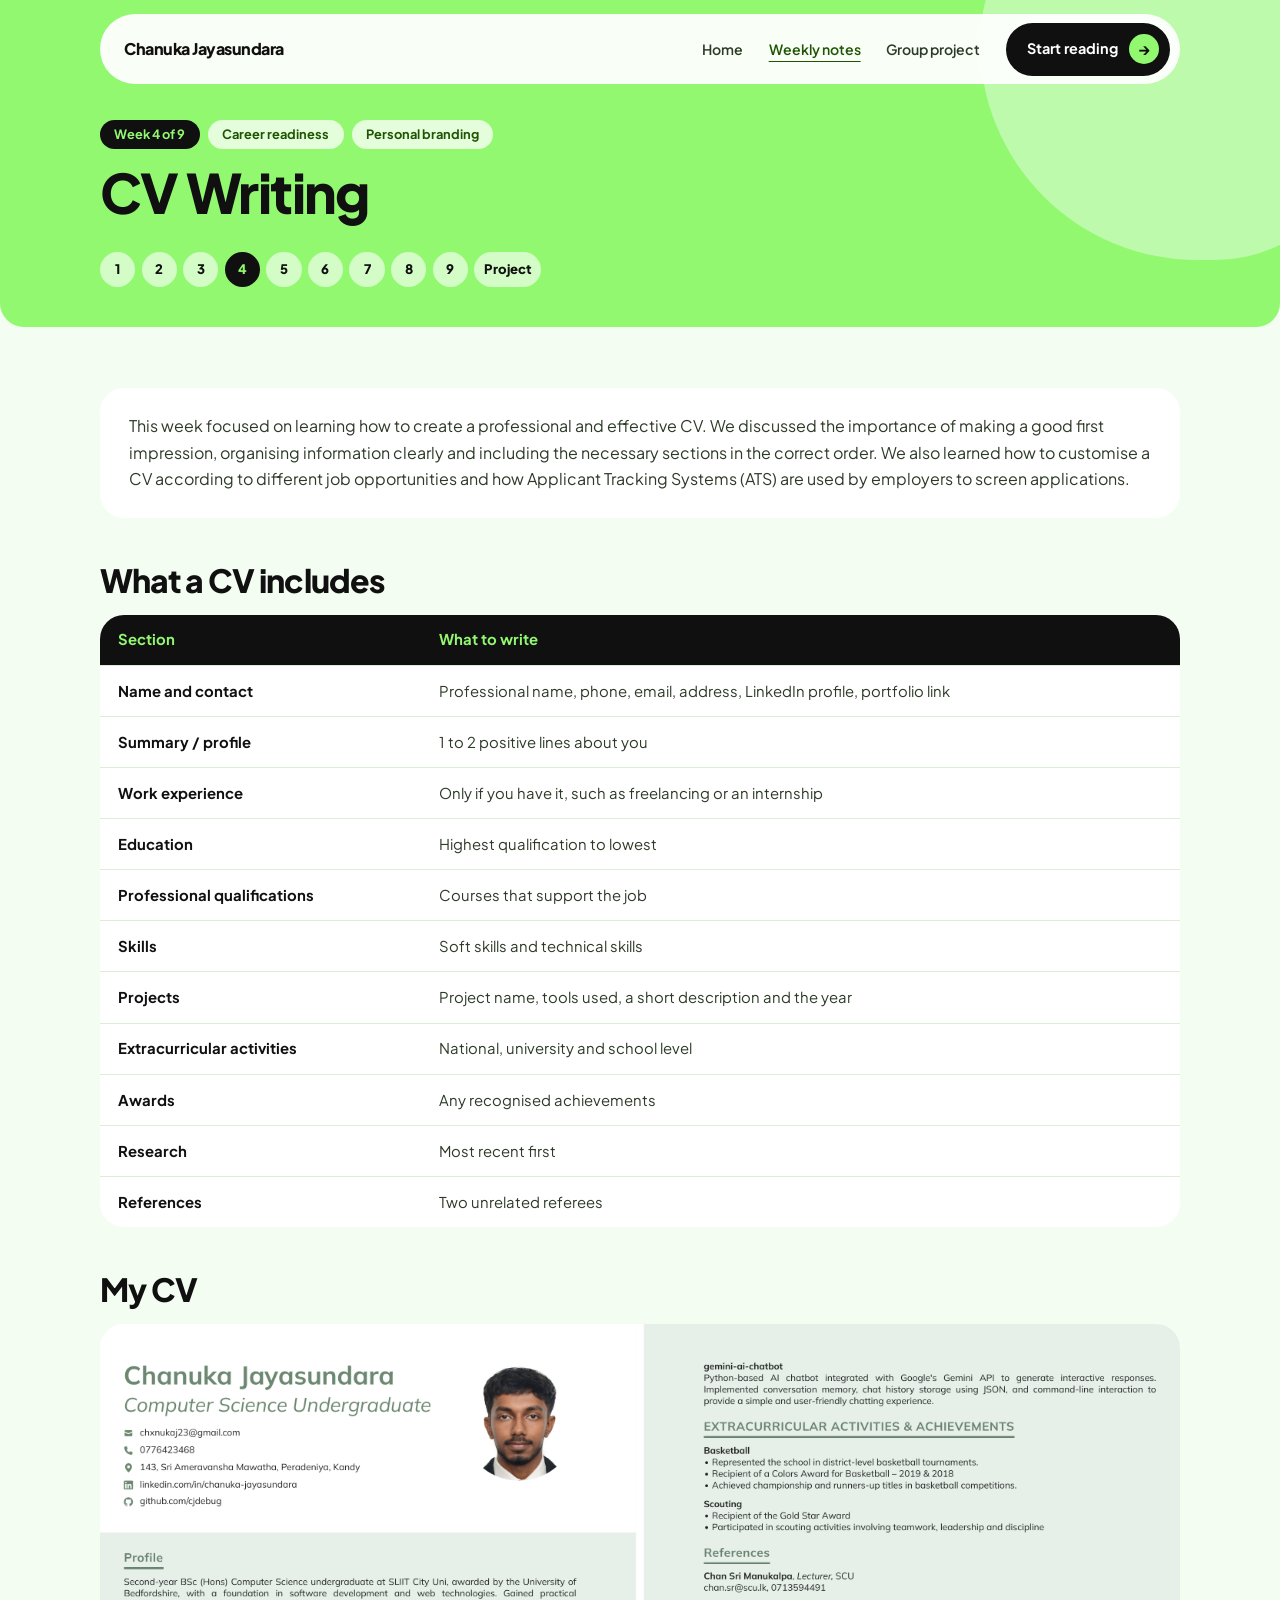
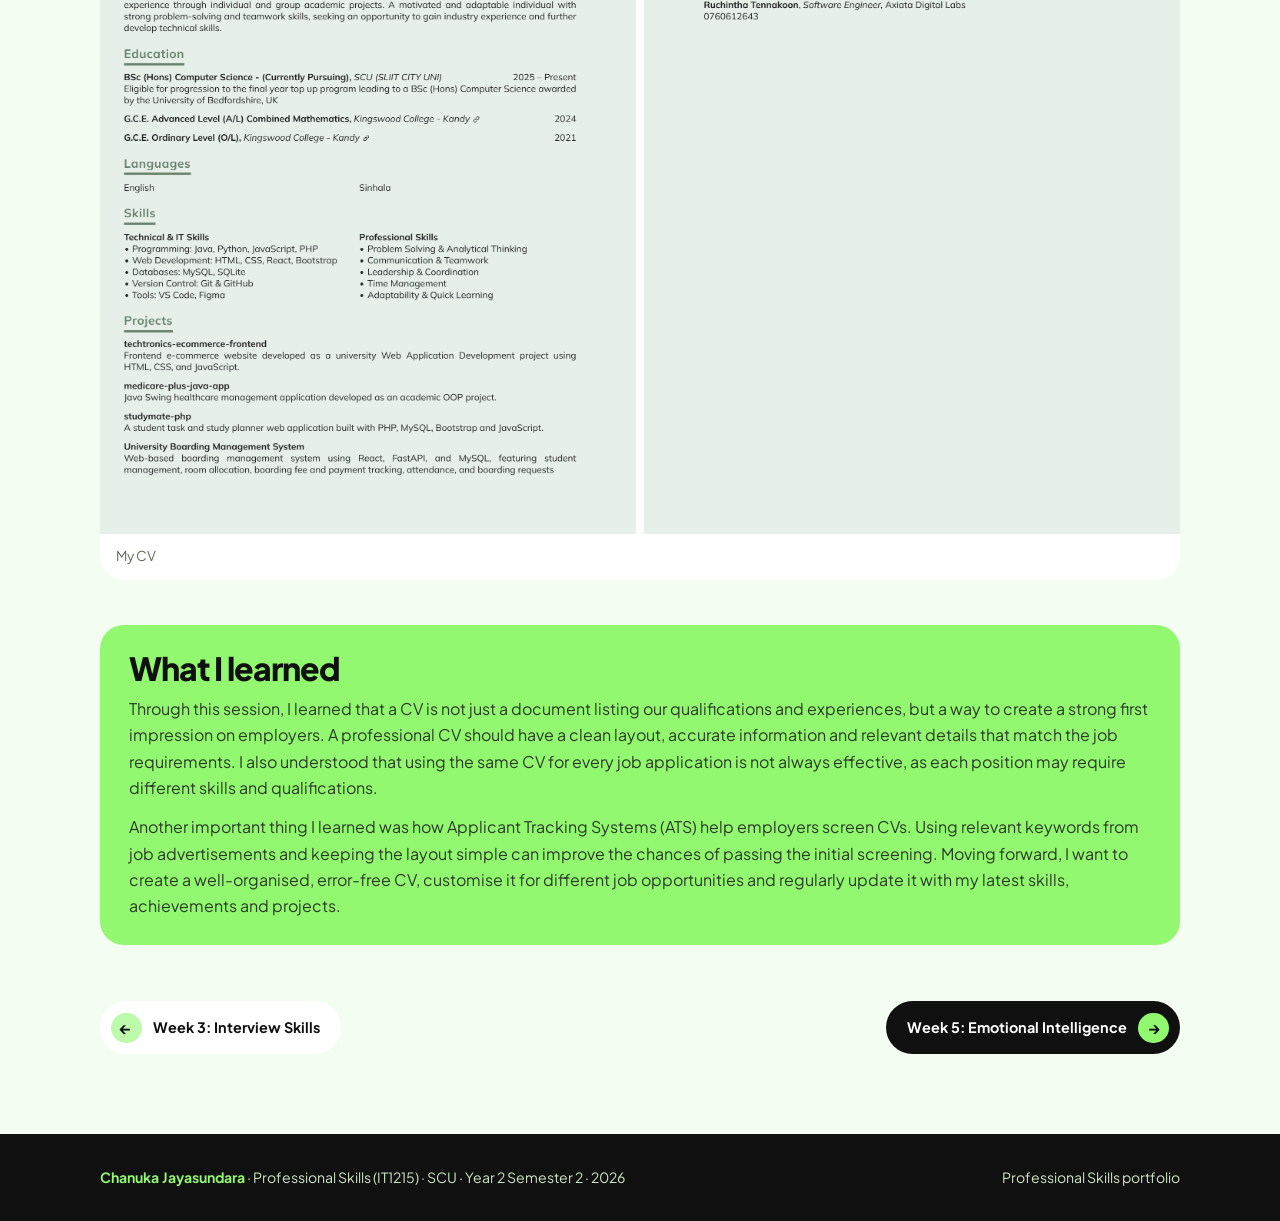
<file: week4.html>
<!DOCTYPE html>
<html lang="en">
<head>
  <meta charset="utf-8">
  <meta name="viewport" content="width=device-width, initial-scale=1">
  <title>Week 4 · CV Writing · Chanuka Jayasundara</title>
  <meta name="description" content="Week 4: writing an effective CV, tailoring it and beating the ATS.">
  <link rel="preconnect" href="https://fonts.googleapis.com">
  <link rel="preconnect" href="https://fonts.gstatic.com" crossorigin>
  <link href="https://fonts.googleapis.com/css2?family=Plus+Jakarta+Sans:wght@400;500;600;700;800&display=swap" rel="stylesheet">
  <link rel="stylesheet" href="assets/css/style.css">
</head>
<body>
  <div id="site-header"></div>

  <main id="main">
    <header class="page-head">
      <div class="blob"></div>
      <div class="wrap inner">
        <div class="tags"><span class="tag dark">Week 4 of 9</span><span class="tag">Career readiness</span><span class="tag">Personal branding</span></div>
        <h1>CV Writing</h1>
        <nav class="strip" id="strip" aria-label="All weeks"></nav>
      </div>
    </header>

    <div class="wrap">
      <section class="block">
        <div class="card">
          <p>This week focused on learning how to create a professional and effective CV. We discussed the importance of making a
          good first impression, organising information clearly and including the necessary sections in the correct order. We also
          learned how to customise a CV according to different job opportunities and how Applicant Tracking Systems (ATS) are used
          by employers to screen applications.</p>
        </div>
      </section>

      <section class="block">
        <h2>What a CV includes</h2>
        <div class="scroll"><table>
          <thead><tr><th>Section</th><th>What to write</th></tr></thead>
          <tbody>
            <tr><td>Name and contact</td><td>Professional name, phone, email, address, LinkedIn profile, portfolio link</td></tr>
            <tr><td>Summary / profile</td><td>1 to 2 positive lines about you</td></tr>
            <tr><td>Work experience</td><td>Only if you have it, such as freelancing or an internship</td></tr>
            <tr><td>Education</td><td>Highest qualification to lowest</td></tr>
            <tr><td>Professional qualifications</td><td>Courses that support the job</td></tr>
            <tr><td>Skills</td><td>Soft skills and technical skills</td></tr>
            <tr><td>Projects</td><td>Project name, tools used, a short description and the year</td></tr>
            <tr><td>Extracurricular activities</td><td>National, university and school level</td></tr>
            <tr><td>Awards</td><td>Any recognised achievements</td></tr>
            <tr><td>Research</td><td>Most recent first</td></tr>
            <tr><td>References</td><td>Two unrelated referees</td></tr>
          </tbody>
        </table></div>
      </section>

      <section class="block">
        <h2>My CV</h2>
        <div class="photos">
          <figure class="photo"><img src="assets/img/Chanuka_Jayasundara_CV_combined_left_right.png" alt="Preview of my CV"><figcaption>My CV</figcaption></figure>
        </div>
      </section>

      <section class="block">
        <div class="card reflection">
          <h2>What I learned</h2>
          <p>Through this session, I learned that a CV is not just a document listing our qualifications and experiences, but a way
          to create a strong first impression on employers. A professional CV should have a clean layout, accurate information and
          relevant details that match the job requirements. I also understood that using the same CV for every job application is
          not always effective, as each position may require different skills and qualifications.</p>
          <p>Another important thing I learned was how Applicant Tracking Systems (ATS) help employers screen CVs. Using relevant
          keywords from job advertisements and keeping the layout simple can improve the chances of passing the initial screening.
          Moving forward, I want to create a well-organised, error-free CV, customise it for different job opportunities and
          regularly update it with my latest skills, achievements and projects.</p>
        </div>
      </section>

      <div class="pager" id="pager"></div>
    </div>
  </main>

  <div id="site-footer"></div>
  <script src="assets/js/site.js"></script>
</body>
</html>
</file>
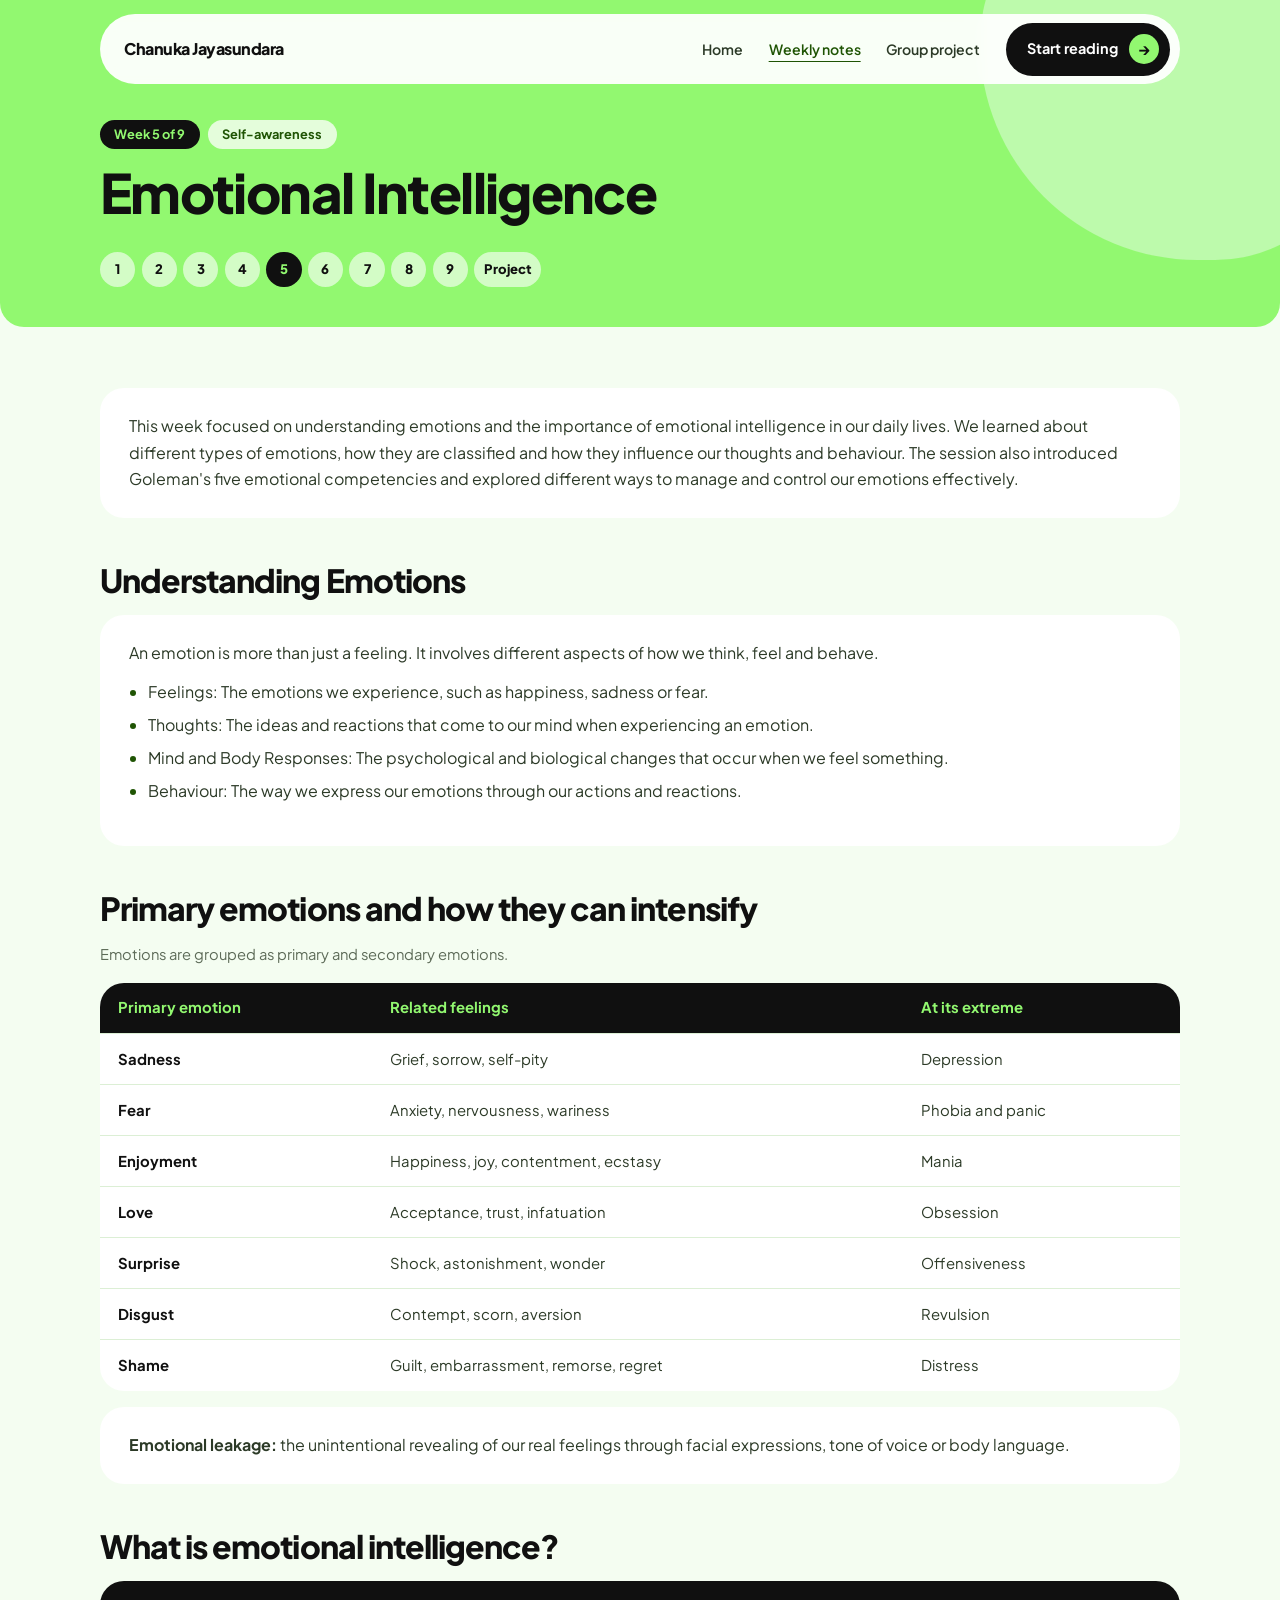
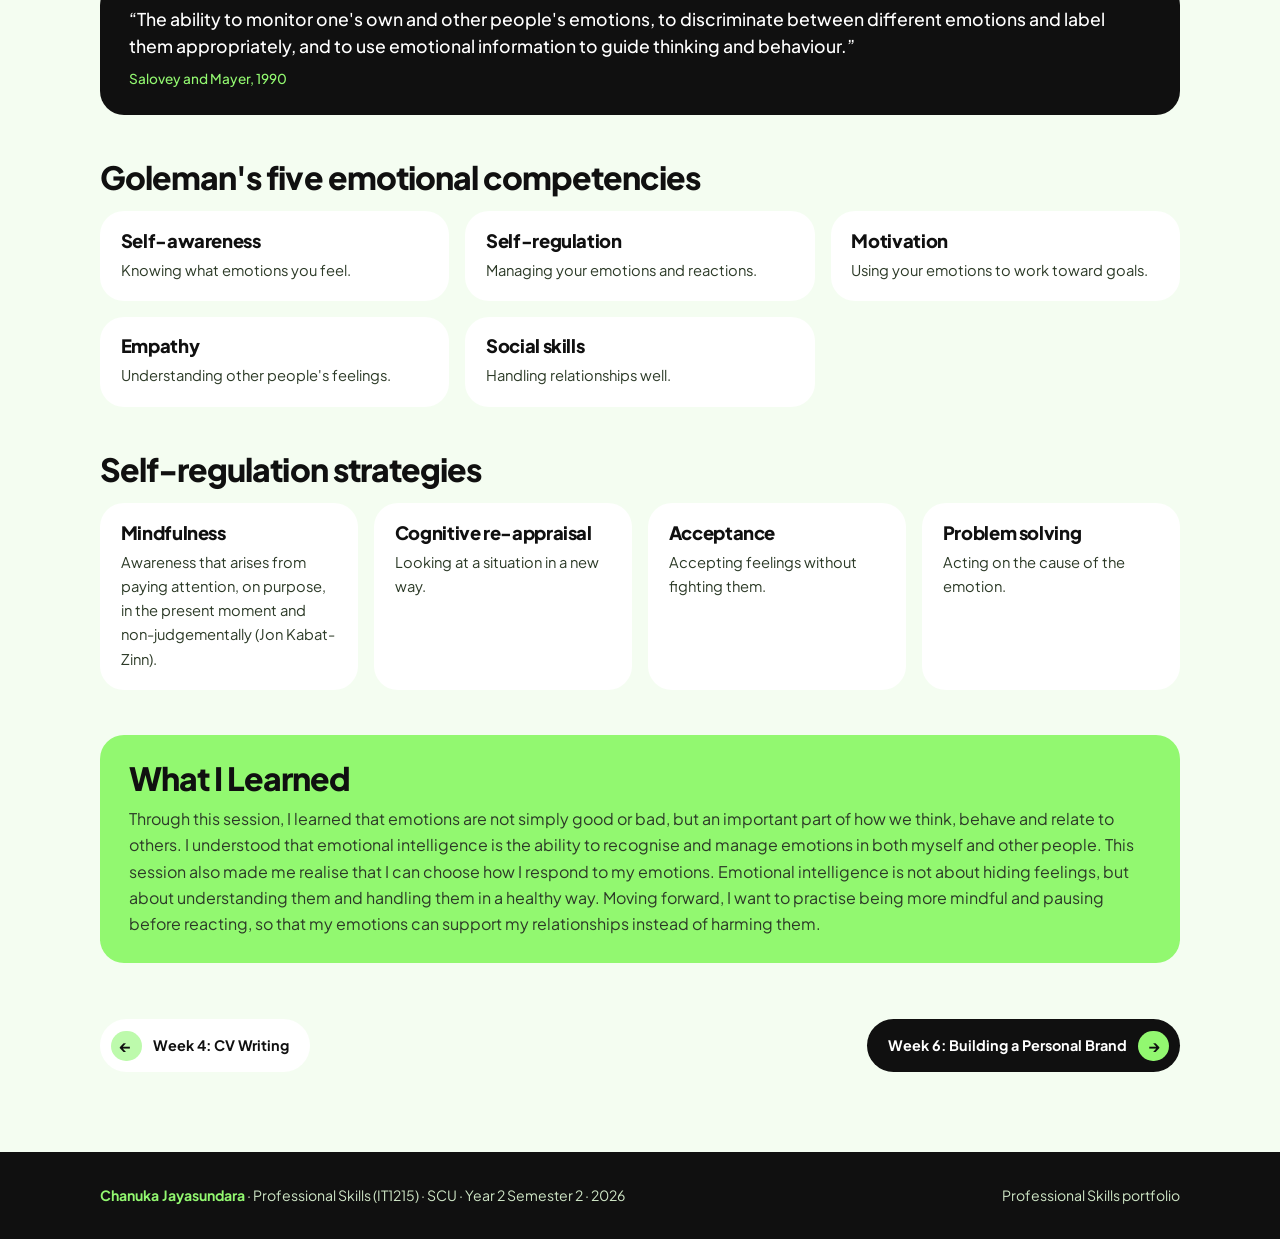
<file: week5.html>
<!DOCTYPE html>
<html lang="en">
<head>
  <meta charset="utf-8">
  <meta name="viewport" content="width=device-width, initial-scale=1">
  <title>Week 5 · Emotional Intelligence · Chanuka Jayasundara</title>
  <meta name="description" content="Week 5: emotions, emotional intelligence, Goleman's competencies and self-regulation.">
  <link rel="preconnect" href="https://fonts.googleapis.com">
  <link rel="preconnect" href="https://fonts.gstatic.com" crossorigin>
  <link href="https://fonts.googleapis.com/css2?family=Plus+Jakarta+Sans:wght@400;500;600;700;800&display=swap" rel="stylesheet">
  <link rel="stylesheet" href="assets/css/style.css">
</head>
<body>
  <div id="site-header"></div>

  <main id="main">
    <header class="page-head">
      <div class="blob"></div>
      <div class="wrap inner">
        <div class="tags"><span class="tag dark">Week 5 of 9</span><span class="tag">Self-awareness</span></div>
        <h1>Emotional Intelligence</h1>
        <nav class="strip" id="strip" aria-label="All weeks"></nav>
      </div>
    </header>

    <div class="wrap">
      <section class="block">
        <div class="card">
          <p>This week focused on understanding emotions and the importance of emotional intelligence in our daily lives. We learned
          about different types of emotions, how they are classified and how they influence our thoughts and behaviour. The
          session also introduced Goleman's five emotional competencies and explored different ways to manage and control our
          emotions effectively.</p>
        </div>
      </section>

            <section class="block">
              <h2>Understanding Emotions</h2>
              <div class="card">
                <p>An emotion is more than just a feeling. It involves different aspects of how we think, feel and behave.</p>
                <ul class="list">
                  <li>Feelings: The emotions we experience, such as happiness, sadness or fear.</li>
                  <li>Thoughts: The ideas and reactions that come to our mind when experiencing an emotion.</li>
                  <li>Mind and Body Responses: The psychological and biological changes that occur when we feel something.</li>
                  <li>Behaviour: The way we express our emotions through our actions and reactions.</li>
                </ul>
              </div>
            </section>

      <section class="block">
        <h2>Primary emotions and how they can intensify</h2>
        <p class="tip" style="margin:0 0 1rem">Emotions are grouped as primary and secondary emotions.</p>
        <div class="scroll"><table>
          <thead><tr><th>Primary emotion</th><th>Related feelings</th><th>At its extreme</th></tr></thead>
          <tbody>
            <tr><td>Sadness</td><td>Grief, sorrow, self-pity</td><td>Depression</td></tr>
            <tr><td>Fear</td><td>Anxiety, nervousness, wariness</td><td>Phobia and panic</td></tr>
            <tr><td>Enjoyment</td><td>Happiness, joy, contentment, ecstasy</td><td>Mania</td></tr>
            <tr><td>Love</td><td>Acceptance, trust, infatuation</td><td>Obsession</td></tr>
            <tr><td>Surprise</td><td>Shock, astonishment, wonder</td><td>Offensiveness</td></tr>
            <tr><td>Disgust</td><td>Contempt, scorn, aversion</td><td>Revulsion</td></tr>
            <tr><td>Shame</td><td>Guilt, embarrassment, remorse, regret</td><td>Distress</td></tr>
          </tbody>
        </table></div>
        <p class="card" style="margin-top:1rem"><b>Emotional leakage:</b> the unintentional revealing of our real feelings through facial expressions, tone of voice or body language.</p>
      </section>

      <section class="block">
        <h2>What is emotional intelligence?</h2>
        <blockquote>“The ability to monitor one's own and other people's emotions, to discriminate between different emotions and label them appropriately, and to use emotional information to guide thinking and behaviour.”<cite>Salovey and Mayer, 1990</cite></blockquote>
      </section>

      <section class="block">
        <h2>Goleman's five emotional competencies</h2>
        <div class="grid g3">
          <div class="card small"><h3>Self-awareness</h3><p>Knowing what emotions you feel.</p></div>
          <div class="card small"><h3>Self-regulation</h3><p>Managing your emotions and reactions.</p></div>
          <div class="card small"><h3>Motivation</h3><p>Using your emotions to work toward goals.</p></div>
          <div class="card small"><h3>Empathy</h3><p>Understanding other people's feelings.</p></div>
          <div class="card small"><h3>Social skills</h3><p>Handling relationships well.</p></div>
        </div>
      </section>

      <section class="block">
        <h2>Self-regulation strategies</h2>
        <div class="grid g4">
          <div class="card small"><h3>Mindfulness</h3><p>Awareness that arises from paying attention, on purpose, in the present moment and non-judgementally (Jon Kabat-Zinn).</p></div>
          <div class="card small"><h3>Cognitive re-appraisal</h3><p>Looking at a situation in a new way.</p></div>
          <div class="card small"><h3>Acceptance</h3><p>Accepting feelings without fighting them.</p></div>
          <div class="card small"><h3>Problem solving</h3><p>Acting on the cause of the emotion.</p></div>
        </div>
      </section>

      <section class="block">
        <div class="card reflection">
          <h2>What I Learned</h2>
          <p>Through this session, I learned that emotions are not simply good or bad, but an important part of how we think, behave
          and relate to others. I understood that emotional intelligence is the ability to recognise and manage emotions in both
          myself and other people. This session also made me realise that I can choose how I respond to my emotions. Emotional
          intelligence is not about hiding feelings, but about understanding them and handling them in a healthy way. Moving
          forward, I want to practise being more mindful and pausing before reacting, so that my emotions can support my
          relationships instead of harming them.</p>
        </div>
      </section>

      <div class="pager" id="pager"></div>
    </div>
  </main>

  <div id="site-footer"></div>
  <script src="assets/js/site.js"></script>
</body>
</html>
</file>
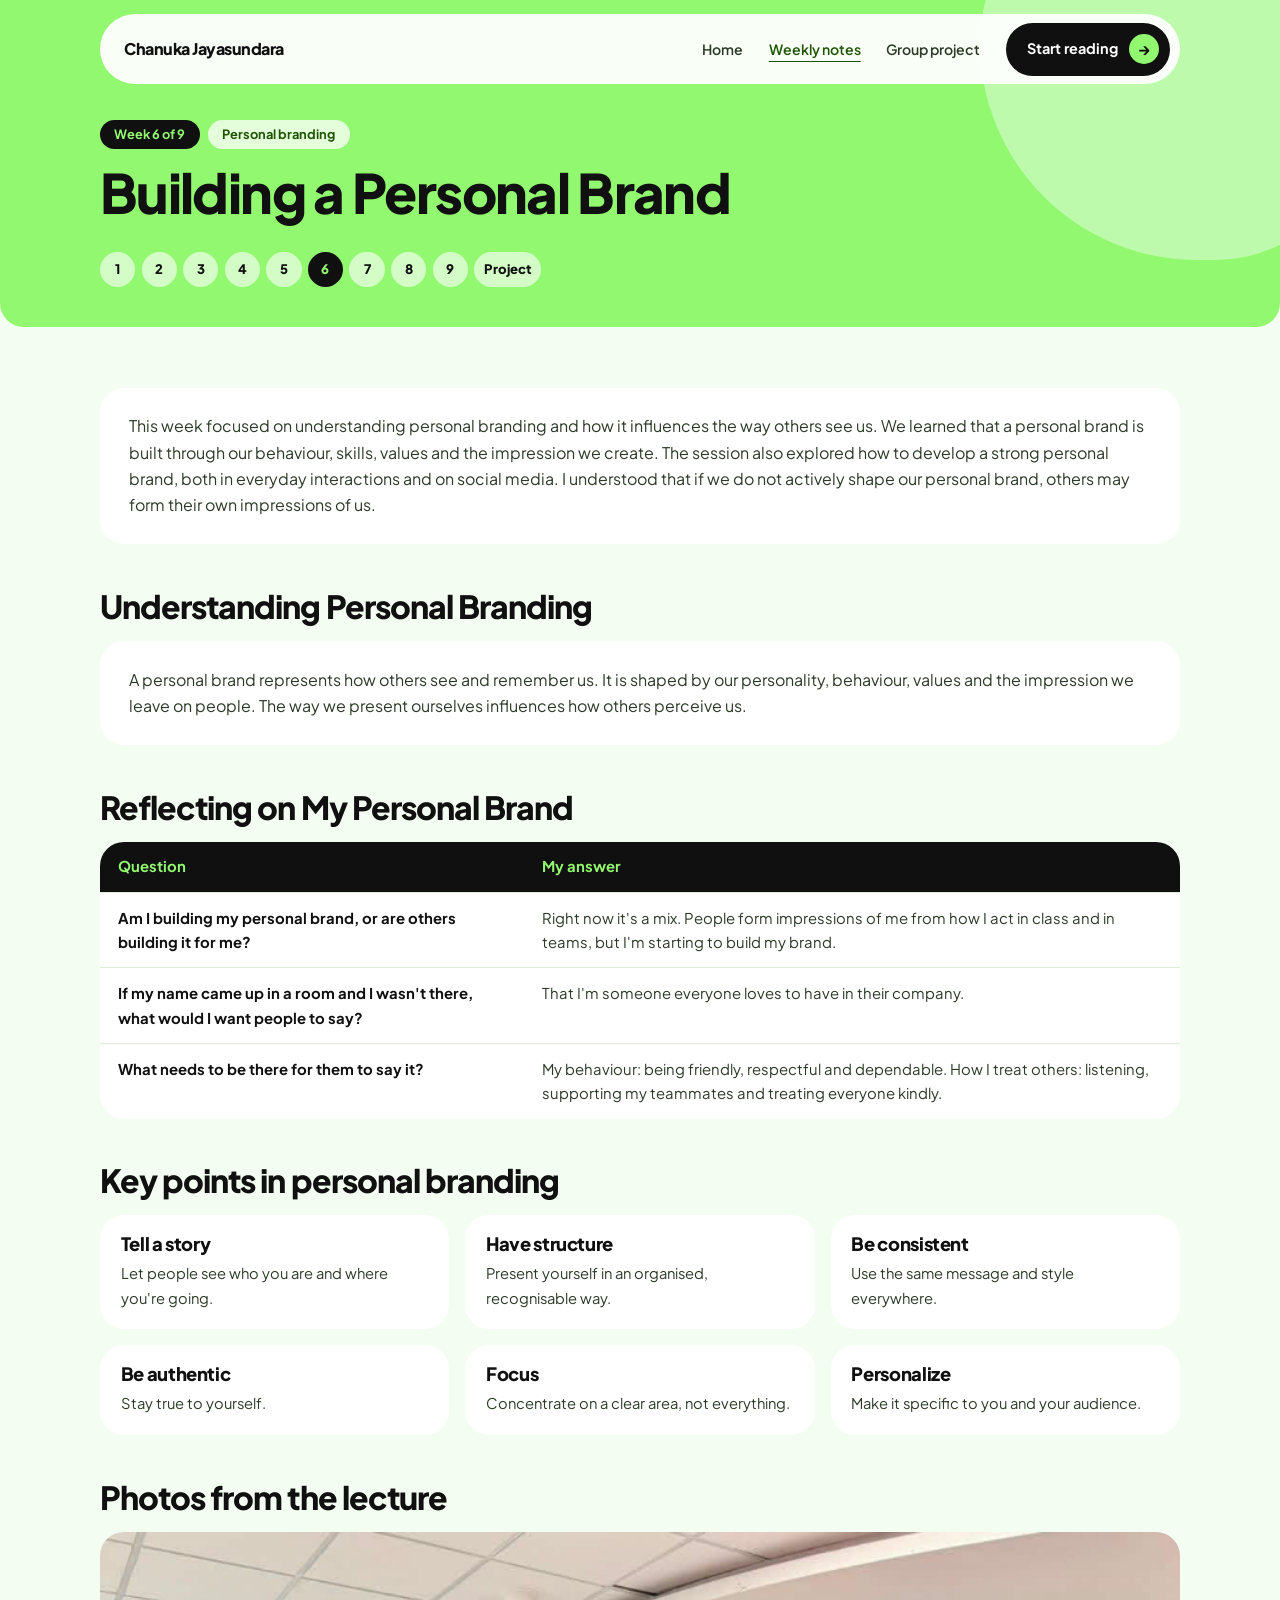
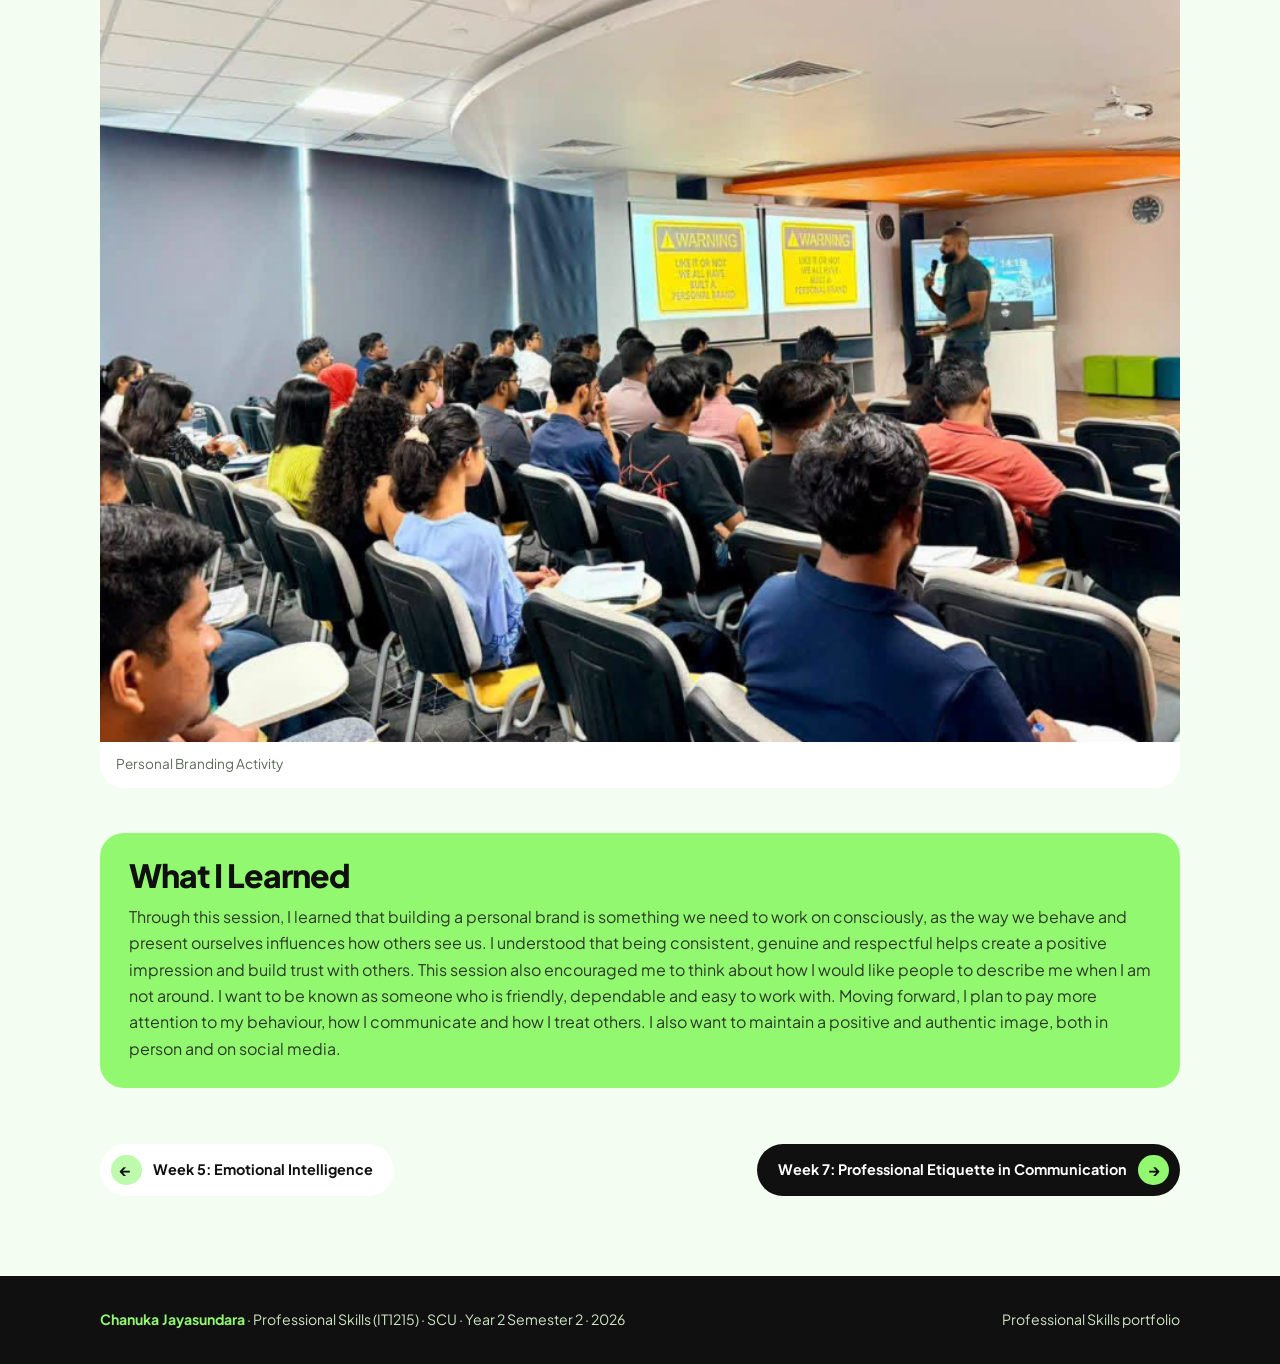
<file: week6.html>
<!DOCTYPE html>
<html lang="en">
<head>
  <meta charset="utf-8">
  <meta name="viewport" content="width=device-width, initial-scale=1">
  <title>Week 6 · Building a Personal Brand · Chanuka Jayasundara</title>
  <meta name="description" content="Week 6: what a personal brand is and how to build one.">
  <link rel="preconnect" href="https://fonts.googleapis.com">
  <link rel="preconnect" href="https://fonts.gstatic.com" crossorigin>
  <link href="https://fonts.googleapis.com/css2?family=Plus+Jakarta+Sans:wght@400;500;600;700;800&display=swap" rel="stylesheet">
  <link rel="stylesheet" href="assets/css/style.css">
</head>
<body>
  <div id="site-header"></div>

  <main id="main">
    <header class="page-head">
      <div class="blob"></div>
      <div class="wrap inner">
        <div class="tags"><span class="tag dark">Week 6 of 9</span><span class="tag">Personal branding</span></div>
        <h1>Building a Personal Brand</h1>
        <nav class="strip" id="strip" aria-label="All weeks"></nav>
      </div>
    </header>

    <div class="wrap">
      <section class="block">
        <div class="card">
          <p>This week focused on understanding personal branding and how it influences the way others see us. We learned that a
          personal brand is built through our behaviour, skills, values and the impression we create. The session also explored
          how to develop a strong personal brand, both in everyday interactions and on social media. I understood that if we do
          not actively shape our personal brand, others may form their own impressions of us.</p>
        </div>
      </section>

      <section class="block">
        <h2>Understanding Personal Branding</h2>
        <div class="card">
          <p>A personal brand represents how others see and remember us. It is shaped by our personality, behaviour, values and the
          impression we leave on people. The way we present ourselves influences how others perceive us.</p>
        </div>
      </section>

      <section class="block">
        <h2>Reflecting on My Personal Brand</h2>
        <div class="scroll"><table>
          <thead><tr><th>Question</th><th>My answer</th></tr></thead>
          <tbody>
            <tr><td>Am I building my personal brand, or are others building it for me?</td><td>Right now it's a mix. People form impressions of me from how I act in class and in teams, but I'm starting to build my brand.</td></tr>
            <tr><td>If my name came up in a room and I wasn't there, what would I want people to say?</td><td>That I'm someone everyone loves to have in their company.</td></tr>
            <tr><td>What needs to be there for them to say it?</td><td>My behaviour: being friendly, respectful and dependable. How I treat others: listening, supporting my teammates and treating everyone kindly.</td></tr>
          </tbody>
        </table></div>
      </section>

      <section class="block">
        <h2>Key points in personal branding</h2>
        <div class="grid g3">
          <div class="card small"><h3>Tell a story</h3><p>Let people see who you are and where you're going.</p></div>
          <div class="card small"><h3>Have structure</h3><p>Present yourself in an organised, recognisable way.</p></div>
          <div class="card small"><h3>Be consistent</h3><p>Use the same message and style everywhere.</p></div>
          <div class="card small"><h3>Be authentic</h3><p>Stay true to yourself.</p></div>
          <div class="card small"><h3>Focus</h3><p>Concentrate on a clear area, not everything.</p></div>
          <div class="card small"><h3>Personalize</h3><p>Make it specific to you and your audience.</p></div>
        </div>
      </section>

      <section class="block">
        <h2>Photos from the lecture</h2>
        <div class="photos">
          <figure class="photo"><img src="assets/img/branding.png" alt="Personal brand activity"><figcaption>Personal Branding Activity</figcaption></figure>
        </div>
      </section>

      <section class="block">
        <div class="card reflection">
          <h2>What I Learned</h2>
          <p>Through this session, I learned that building a personal brand is something we need to work on consciously, as the way
          we behave and present ourselves influences how others see us. I understood that being consistent, genuine and respectful
          helps create a positive impression and build trust with others. This session also encouraged me to think about how I
          would like people to describe me when I am not around. I want to be known as someone who is friendly, dependable and
          easy to work with. Moving forward, I plan to pay more attention to my behaviour, how I communicate and how I treat
          others. I also want to maintain a positive and authentic image, both in person and on social media.</p>
        </div>
      </section>

      <div class="pager" id="pager"></div>
    </div>
  </main>

  <div id="site-footer"></div>
  <script src="assets/js/site.js"></script>
</body>
</html>
</file>
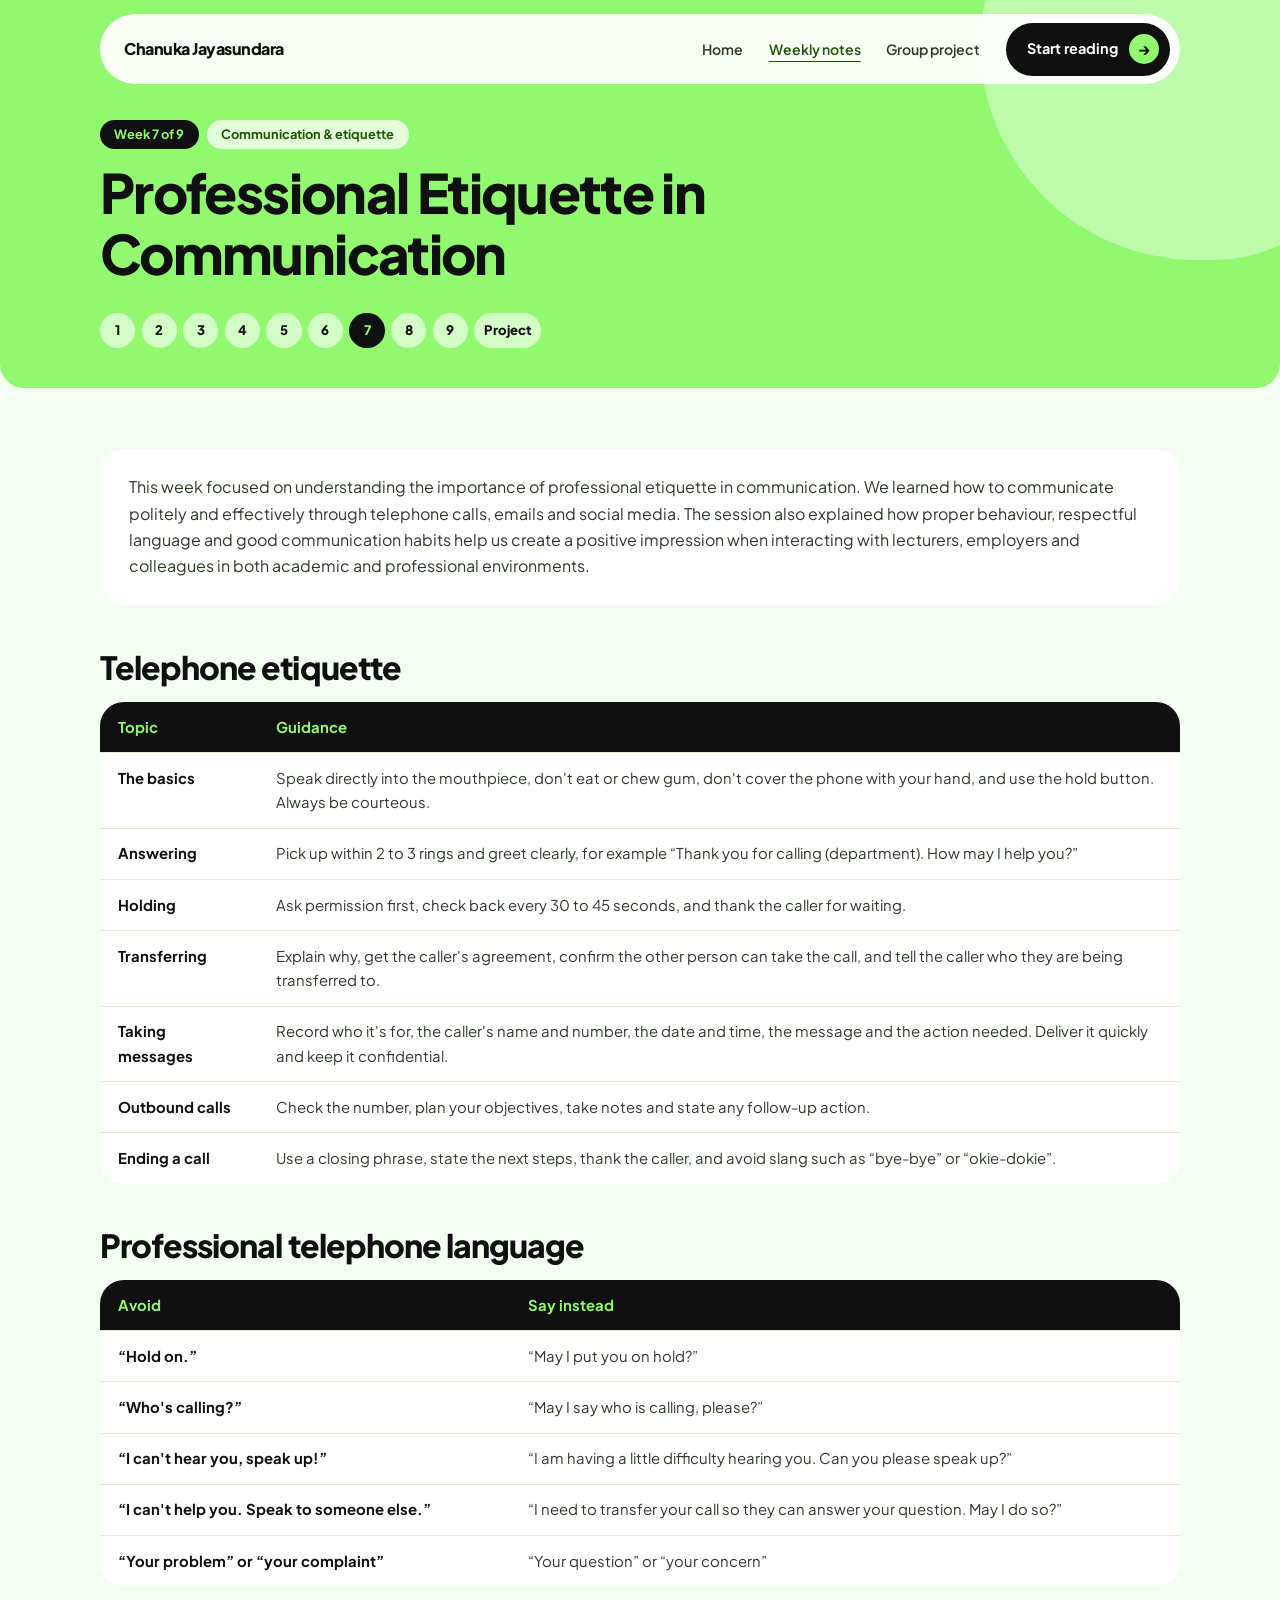
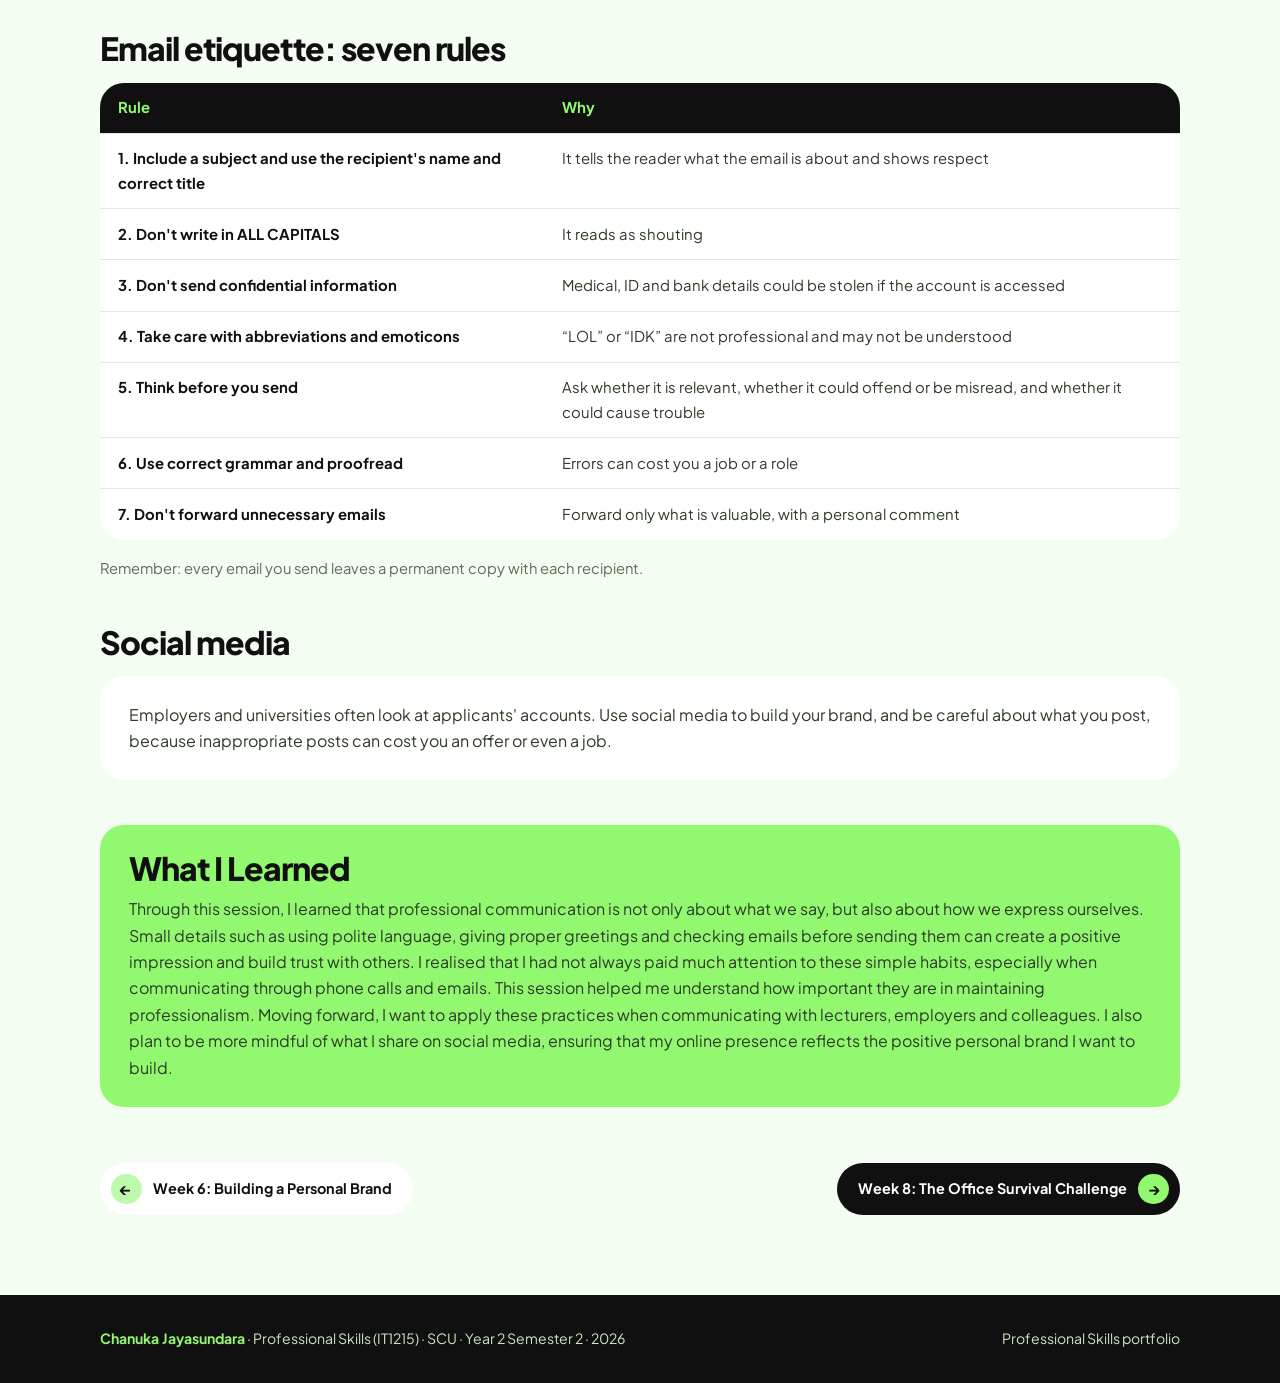
<file: week7.html>
<!DOCTYPE html>
<html lang="en">
<head>
  <meta charset="utf-8">
  <meta name="viewport" content="width=device-width, initial-scale=1">
  <title>Week 7 · Professional Etiquette in Communication · Chanuka Jayasundara</title>
  <meta name="description" content="Week 7: telephone, email and social media etiquette.">
  <link rel="preconnect" href="https://fonts.googleapis.com">
  <link rel="preconnect" href="https://fonts.gstatic.com" crossorigin>
  <link href="https://fonts.googleapis.com/css2?family=Plus+Jakarta+Sans:wght@400;500;600;700;800&display=swap" rel="stylesheet">
  <link rel="stylesheet" href="assets/css/style.css">
</head>
<body>
  <div id="site-header"></div>

  <main id="main">
    <header class="page-head">
      <div class="blob"></div>
      <div class="wrap inner">
        <div class="tags"><span class="tag dark">Week 7 of 9</span><span class="tag">Communication & etiquette</span></div>
        <h1>Professional Etiquette in Communication</h1>
        <nav class="strip" id="strip" aria-label="All weeks"></nav>
      </div>
    </header>

    <div class="wrap">
      <section class="block">
        <div class="card">
          <p>This week focused on understanding the importance of professional etiquette in communication. We learned how to
          communicate politely and effectively through telephone calls, emails and social media. The session also explained how
          proper behaviour, respectful language and good communication habits help us create a positive impression when
          interacting with lecturers, employers and colleagues in both academic and professional environments.</p>
        </div>
      </section>

      <section class="block">
        <h2>Telephone etiquette</h2>
        <div class="scroll"><table>
          <thead><tr><th>Topic</th><th>Guidance</th></tr></thead>
          <tbody>
            <tr><td>The basics</td><td>Speak directly into the mouthpiece, don't eat or chew gum, don't cover the phone with your hand, and use the hold button. Always be courteous.</td></tr>
            <tr><td>Answering</td><td>Pick up within 2 to 3 rings and greet clearly, for example “Thank you for calling (department). How may I help you?”</td></tr>
            <tr><td>Holding</td><td>Ask permission first, check back every 30 to 45 seconds, and thank the caller for waiting.</td></tr>
            <tr><td>Transferring</td><td>Explain why, get the caller's agreement, confirm the other person can take the call, and tell the caller who they are being transferred to.</td></tr>
            <tr><td>Taking messages</td><td>Record who it's for, the caller's name and number, the date and time, the message and the action needed. Deliver it quickly and keep it confidential.</td></tr>
            <tr><td>Outbound calls</td><td>Check the number, plan your objectives, take notes and state any follow-up action.</td></tr>
            <tr><td>Ending a call</td><td>Use a closing phrase, state the next steps, thank the caller, and avoid slang such as “bye-bye” or “okie-dokie”.</td></tr>
          </tbody>
        </table></div>
      </section>

      <section class="block">
        <h2>Professional telephone language</h2>
        <div class="scroll"><table>
          <thead><tr><th>Avoid</th><th>Say instead</th></tr></thead>
          <tbody>
            <tr><td>“Hold on.”</td><td>“May I put you on hold?”</td></tr>
            <tr><td>“Who's calling?”</td><td>“May I say who is calling, please?”</td></tr>
            <tr><td>“I can't hear you, speak up!”</td><td>“I am having a little difficulty hearing you. Can you please speak up?”</td></tr>
            <tr><td>“I can't help you. Speak to someone else.”</td><td>“I need to transfer your call so they can answer your question. May I do so?”</td></tr>
            <tr><td>“Your problem” or “your complaint”</td><td>“Your question” or “your concern”</td></tr>
          </tbody>
        </table></div>
      </section>

      <section class="block">
        <h2>Email etiquette: seven rules</h2>
        <div class="scroll"><table>
          <thead><tr><th>Rule</th><th>Why</th></tr></thead>
          <tbody>
            <tr><td>1. Include a subject and use the recipient's name and correct title</td><td>It tells the reader what the email is about and shows respect</td></tr>
            <tr><td>2. Don't write in ALL CAPITALS</td><td>It reads as shouting</td></tr>
            <tr><td>3. Don't send confidential information</td><td>Medical, ID and bank details could be stolen if the account is accessed</td></tr>
            <tr><td>4. Take care with abbreviations and emoticons</td><td>“LOL” or “IDK” are not professional and may not be understood</td></tr>
            <tr><td>5. Think before you send</td><td>Ask whether it is relevant, whether it could offend or be misread, and whether it could cause trouble</td></tr>
            <tr><td>6. Use correct grammar and proofread</td><td>Errors can cost you a job or a role</td></tr>
            <tr><td>7. Don't forward unnecessary emails</td><td>Forward only what is valuable, with a personal comment</td></tr>
          </tbody>
        </table></div>
        <p class="tip">Remember: every email you send leaves a permanent copy with each recipient.</p>
      </section>

      <section class="block">
        <h2>Social media</h2>
        <div class="card">
          <p>Employers and universities often look at applicants' accounts. Use social media to build your brand, and be careful about what you post, because inappropriate posts can cost you an offer or even a job.</p>
        </div>
      </section>

      <section class="block">
        <div class="card reflection">
          <h2>What I Learned</h2>
          <p>Through this session, I learned that professional communication is not only about what we say, but also about how we
          express ourselves. Small details such as using polite language, giving proper greetings and checking emails before
          sending them can create a positive impression and build trust with others. I realised that I had not always paid much
          attention to these simple habits, especially when communicating through phone calls and emails. This session helped me
          understand how important they are in maintaining professionalism. Moving forward, I want to apply these practices when
          communicating with lecturers, employers and colleagues. I also plan to be more mindful of what I share on social media,
          ensuring that my online presence reflects the positive personal brand I want to build.</p>
        </div>
      </section>

      <div class="pager" id="pager"></div>
    </div>
  </main>

  <div id="site-footer"></div>
  <script src="assets/js/site.js"></script>
</body>
</html>
</file>
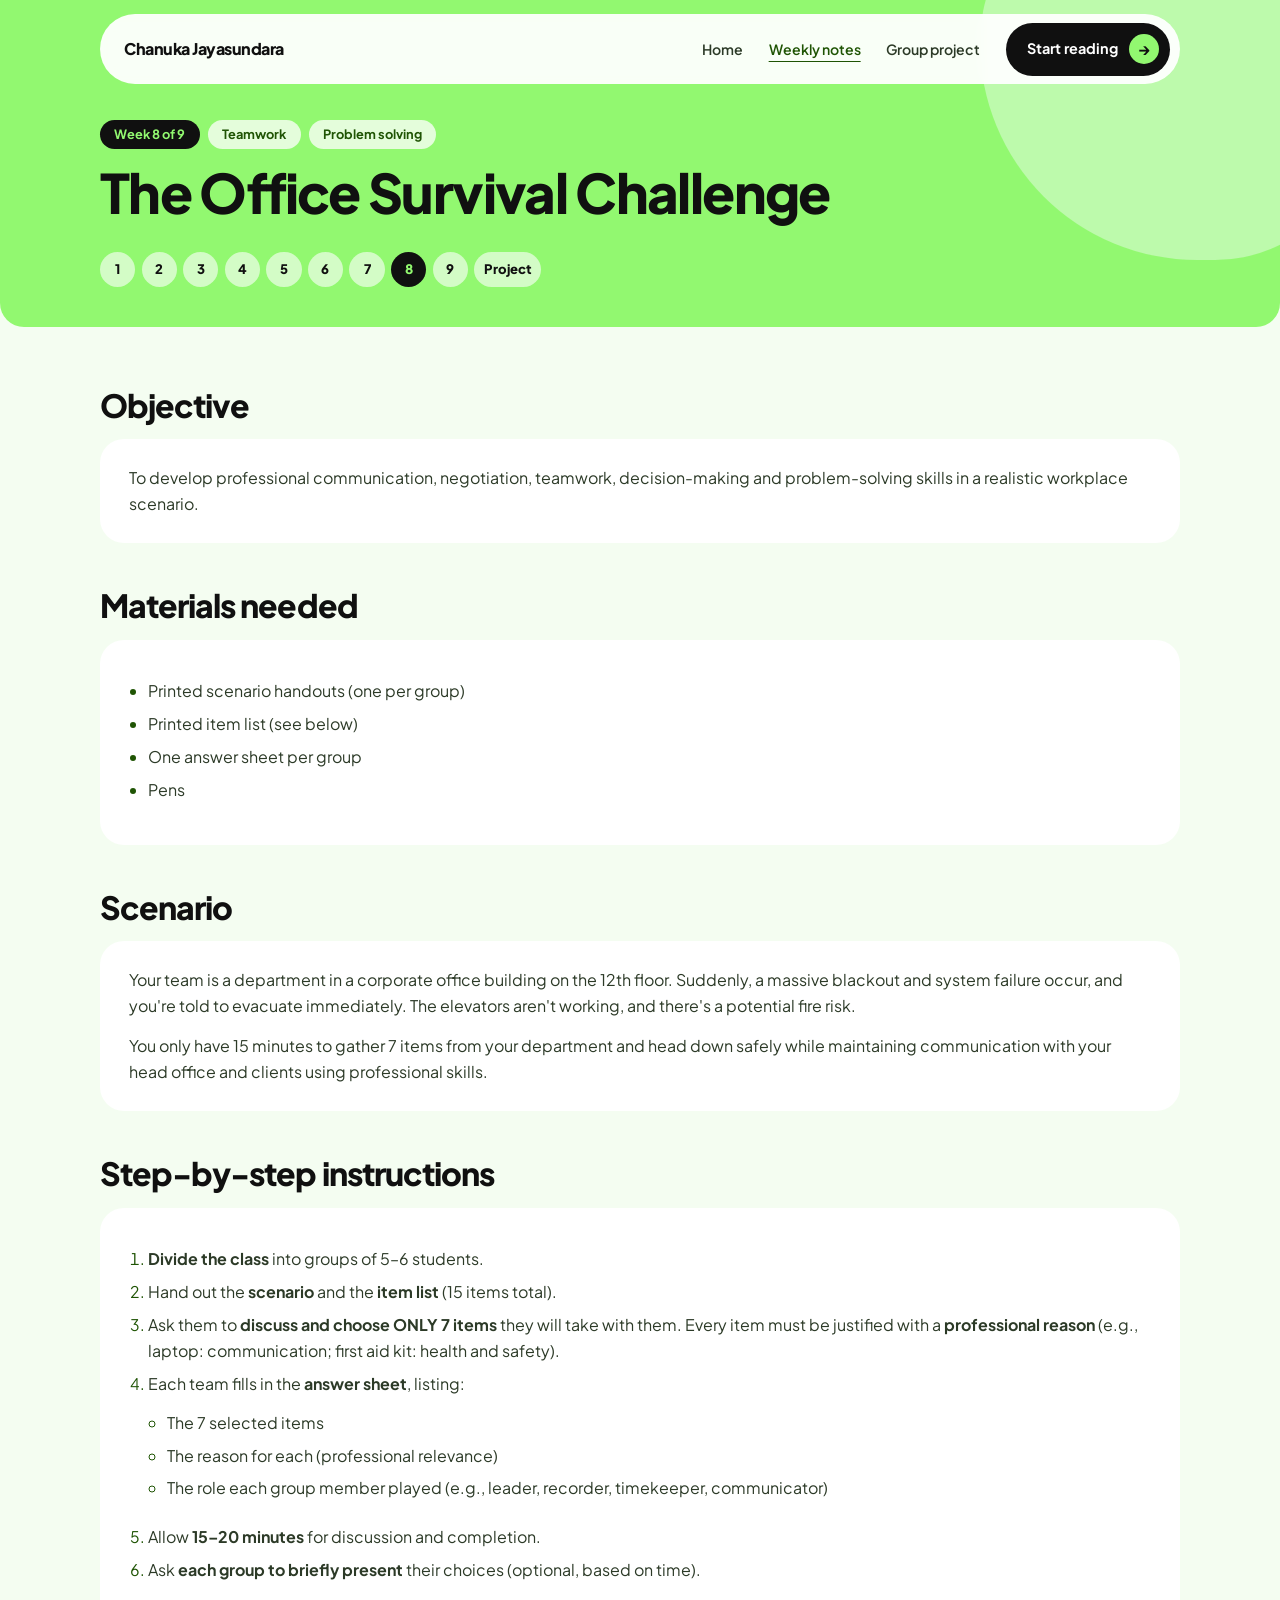
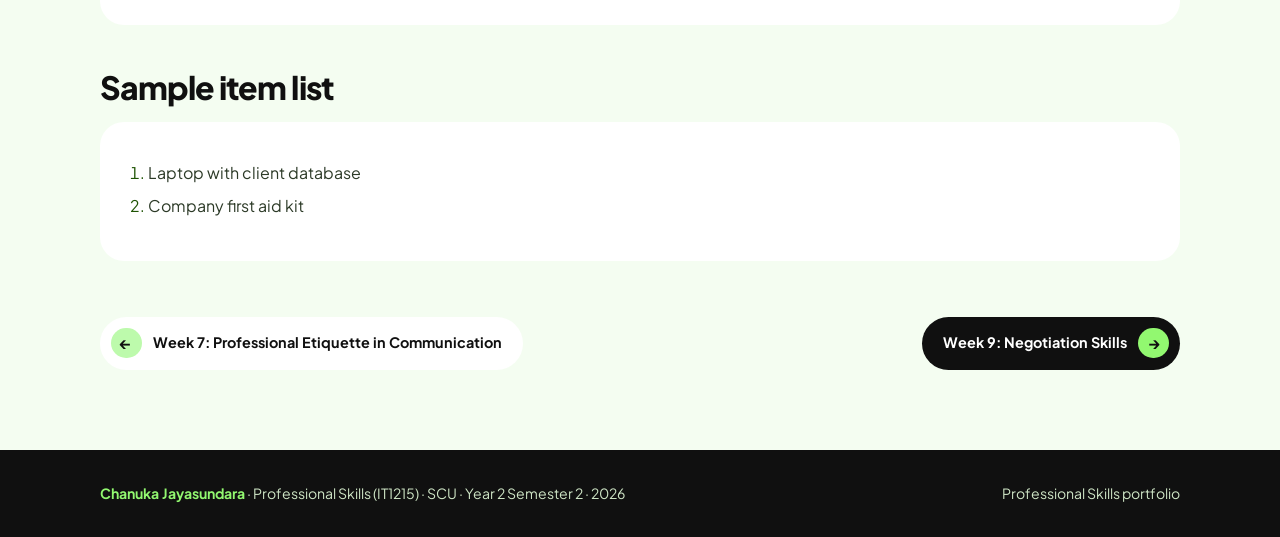
<file: week8.html>
<!DOCTYPE html>
<html lang="en">

<head>
  <meta charset="utf-8">
  <meta name="viewport" content="width=device-width, initial-scale=1">
  <title>Week 8 · The Office Survival Challenge · Chanuka Jayasundara</title>
  <meta name="description"
    content="Week 8: The Office Survival Challenge, a group activity on communication, negotiation, teamwork, decision-making and problem-solving.">
  <link rel="preconnect" href="https://fonts.googleapis.com">
  <link rel="preconnect" href="https://fonts.gstatic.com" crossorigin>
  <link href="https://fonts.googleapis.com/css2?family=Plus+Jakarta+Sans:wght@400;500;600;700;800&display=swap"
    rel="stylesheet">
  <link rel="stylesheet" href="assets/css/style.css">
</head>

<body>
  <div id="site-header"></div>

  <main id="main">
    <header class="page-head">
      <div class="blob"></div>
      <div class="wrap inner">
        <div class="tags"><span class="tag dark">Week 8 of 9</span><span class="tag">Teamwork</span><span
            class="tag">Problem solving</span></div>
        <h1>The Office Survival Challenge</h1>
        <nav class="strip" id="strip" aria-label="All weeks"></nav>
      </div>
    </header>

    <div class="wrap">
      <section class="block">
        <h2>Objective</h2>
        <div class="card">
          <p>To develop professional communication, negotiation, teamwork, decision-making and problem-solving skills in
            a realistic workplace scenario.</p>
        </div>
      </section>

      <section class="block">
        <h2>Materials needed</h2>
        <div class="card">
          <ul class="list">
            <li>Printed scenario handouts (one per group)</li>
            <li>Printed item list (see below)</li>
            <li>One answer sheet per group</li>
            <li>Pens</li>
          </ul>
        </div>
      </section>

      <section class="block">
        <h2>Scenario</h2>
        <div class="card">
          <p>Your team is a department in a corporate office building on the 12th floor. Suddenly, a massive blackout
            and system failure occur, and you're told to evacuate immediately. The elevators aren't working, and there's
            a potential fire risk.</p>
          <p>You only have 15 minutes to gather 7 items from your department and head down safely while maintaining
            communication with your head office and clients using professional skills.</p>
        </div>
      </section>

      <section class="block">
        <h2>Step-by-step instructions</h2>
        <div class="card">
          <ol class="list">
            <li><strong>Divide the class</strong> into groups of 5–6 students.</li>
            <li>Hand out the <strong>scenario</strong> and the <strong>item list</strong> (15 items total).</li>
            <li>Ask them to <strong>discuss and choose ONLY 7 items</strong> they will take with them. Every item must
              be justified with a <strong>professional reason</strong> (e.g., laptop: communication; first aid kit:
              health and safety).</li>
            <li>Each team fills in the <strong>answer sheet</strong>, listing:
              <ul class="list">
                <li>The 7 selected items</li>
                <li>The reason for each (professional relevance)</li>
                <li>The role each group member played (e.g., leader, recorder, timekeeper, communicator)</li>
              </ul>
            </li>
            <li>Allow <strong>15–20 minutes</strong> for discussion and completion.</li>
            <li>Ask <strong>each group to briefly present</strong> their choices (optional, based on time).</li>
          </ol>
        </div>
      </section>

      <section class="block">
        <h2>Sample item list</h2>
        <div class="card">
          <ol class="list">
            <li>Laptop with client database</li>
            <li>Company first aid kit</li>
            <!-- The photo only shows the first two items. Add the other 13 here, one per line:
            <li>Item name</li> -->
          </ol>
        </div>
      </section>

      <div class="pager" id="pager"></div>
    </div>
  </main>

  <div id="site-footer"></div>
  <script src="assets/js/site.js"></script>
</body>

</html>
</file>
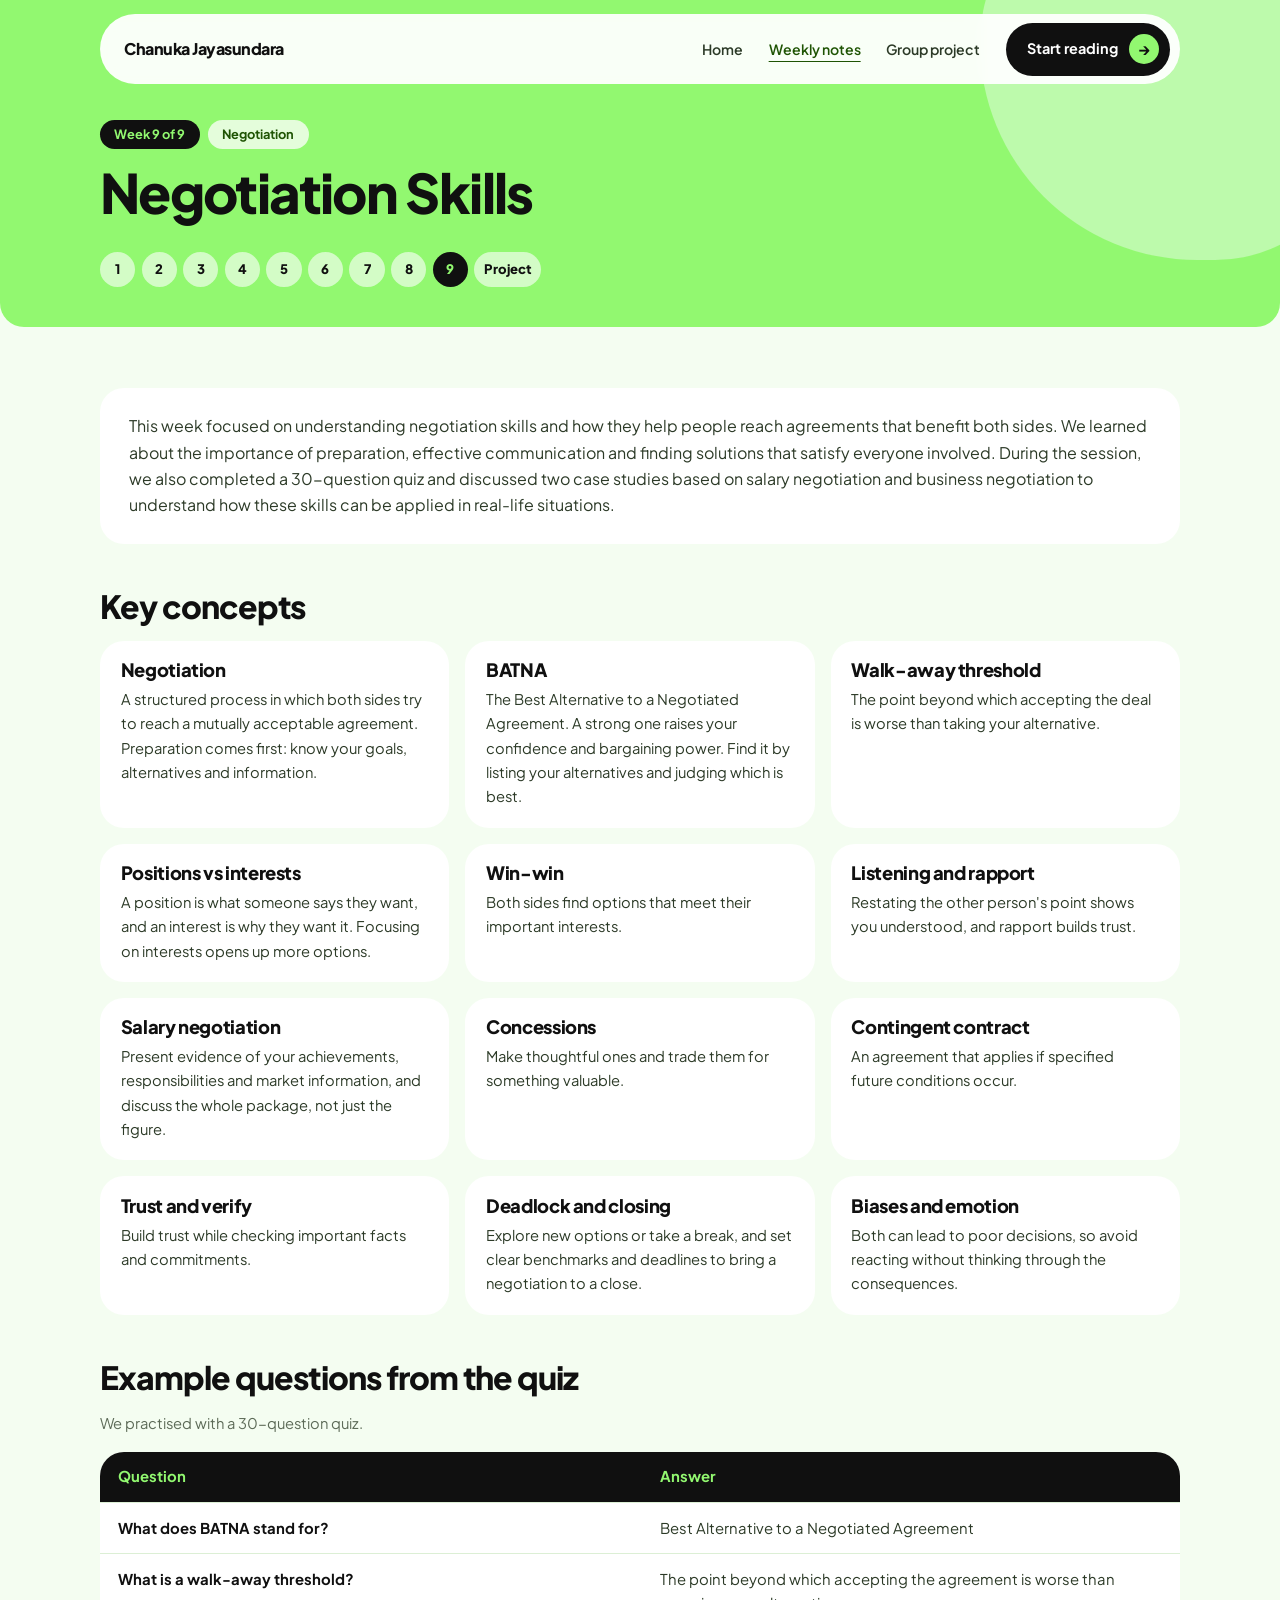
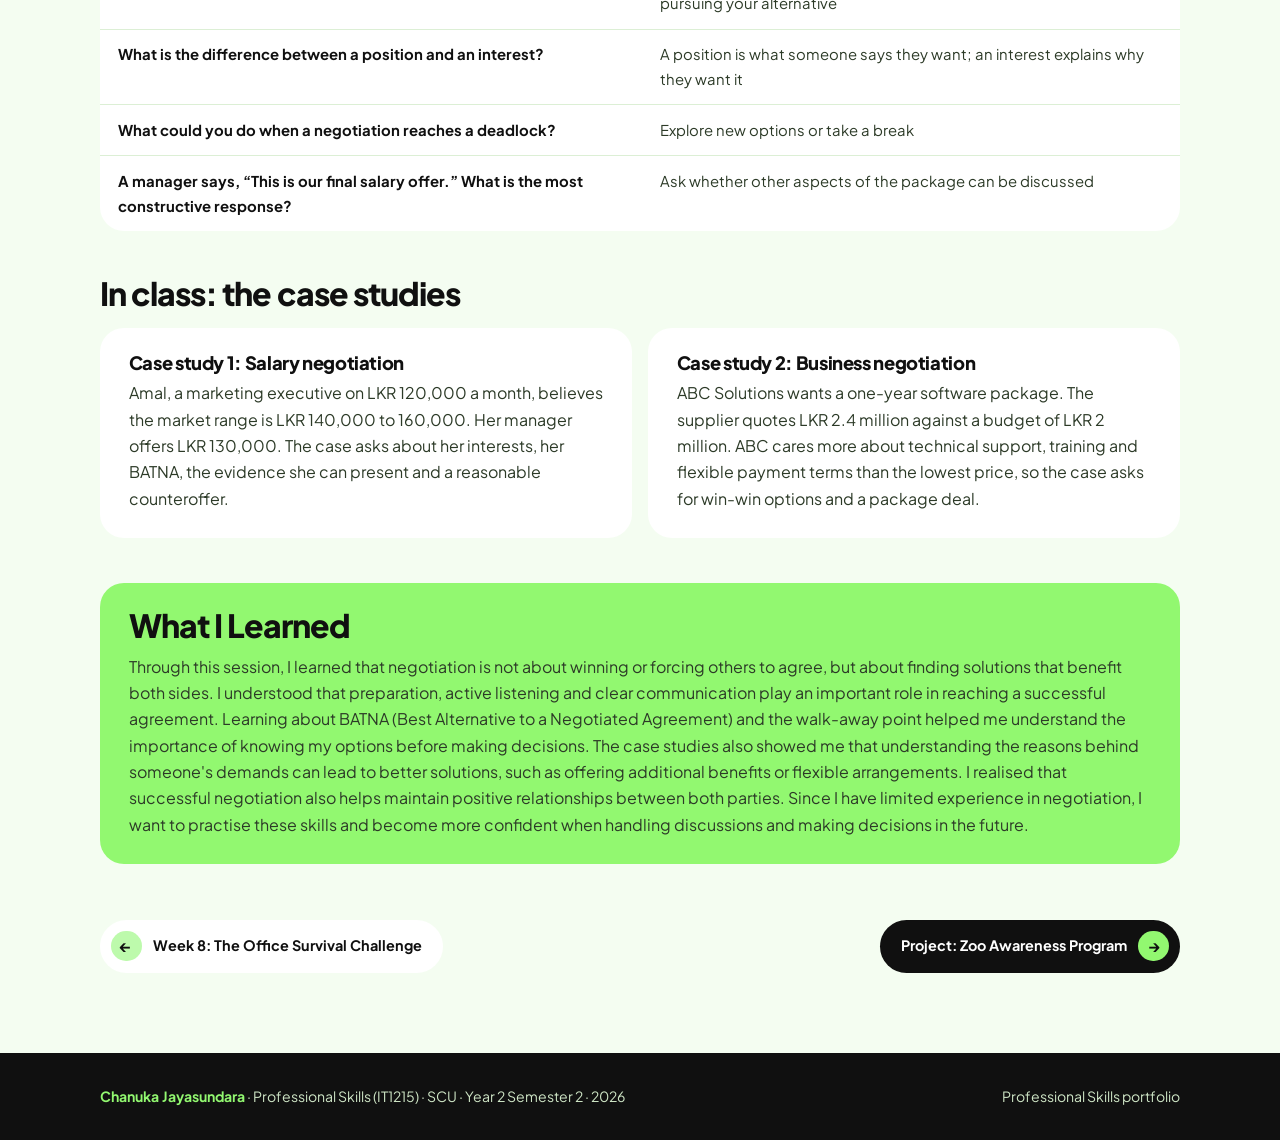
<file: week9.html>
<!DOCTYPE html>
<html lang="en">
<head>
  <meta charset="utf-8">
  <meta name="viewport" content="width=device-width, initial-scale=1">
  <title>Week 9 · Negotiation Skills · Chanuka Jayasundara</title>
  <meta name="description" content="Week 9: negotiation, BATNA, win-win agreements and two case studies.">
  <link rel="preconnect" href="https://fonts.googleapis.com">
  <link rel="preconnect" href="https://fonts.gstatic.com" crossorigin>
  <link href="https://fonts.googleapis.com/css2?family=Plus+Jakarta+Sans:wght@400;500;600;700;800&display=swap" rel="stylesheet">
  <link rel="stylesheet" href="assets/css/style.css">
</head>
<body>
  <div id="site-header"></div>

  <main id="main">
    <header class="page-head">
      <div class="blob"></div>
      <div class="wrap inner">
        <div class="tags"><span class="tag dark">Week 9 of 9</span><span class="tag">Negotiation</span></div>
        <h1>Negotiation Skills</h1>
        <nav class="strip" id="strip" aria-label="All weeks"></nav>
      </div>
    </header>

    <div class="wrap">
      <section class="block">
        <div class="card">
          <p>This week focused on understanding negotiation skills and how they help people reach agreements that benefit both sides.
          We learned about the importance of preparation, effective communication and finding solutions that satisfy everyone
          involved. During the session, we also completed a 30-question quiz and discussed two case studies based on salary
          negotiation and business negotiation to understand how these skills can be applied in real-life situations.</p>
        </div>
      </section>

      <section class="block">
        <h2>Key concepts</h2>
        <div class="grid g3">
          <div class="card small"><h3>Negotiation</h3><p>A structured process in which both sides try to reach a mutually acceptable agreement. Preparation comes first: know your goals, alternatives and information.</p></div>
          <div class="card small"><h3>BATNA</h3><p>The Best Alternative to a Negotiated Agreement. A strong one raises your confidence and bargaining power. Find it by listing your alternatives and judging which is best.</p></div>
          <div class="card small"><h3>Walk-away threshold</h3><p>The point beyond which accepting the deal is worse than taking your alternative.</p></div>
          <div class="card small"><h3>Positions vs interests</h3><p>A position is what someone says they want, and an interest is why they want it. Focusing on interests opens up more options.</p></div>
          <div class="card small"><h3>Win-win</h3><p>Both sides find options that meet their important interests.</p></div>
          <div class="card small"><h3>Listening and rapport</h3><p>Restating the other person's point shows you understood, and rapport builds trust.</p></div>
          <div class="card small"><h3>Salary negotiation</h3><p>Present evidence of your achievements, responsibilities and market information, and discuss the whole package, not just the figure.</p></div>
          <div class="card small"><h3>Concessions</h3><p>Make thoughtful ones and trade them for something valuable.</p></div>
          <div class="card small"><h3>Contingent contract</h3><p>An agreement that applies if specified future conditions occur.</p></div>
          <div class="card small"><h3>Trust and verify</h3><p>Build trust while checking important facts and commitments.</p></div>
          <div class="card small"><h3>Deadlock and closing</h3><p>Explore new options or take a break, and set clear benchmarks and deadlines to bring a negotiation to a close.</p></div>
          <div class="card small"><h3>Biases and emotion</h3><p>Both can lead to poor decisions, so avoid reacting without thinking through the consequences.</p></div>
        </div>
      </section>

      <section class="block">
        <h2>Example questions from the quiz</h2>
        <p class="tip" style="margin:0 0 1rem">We practised with a 30-question quiz.</p>
        <div class="scroll"><table>
          <thead><tr><th>Question</th><th>Answer</th></tr></thead>
          <tbody>
            <tr><td>What does BATNA stand for?</td><td>Best Alternative to a Negotiated Agreement</td></tr>
            <tr><td>What is a walk-away threshold?</td><td>The point beyond which accepting the agreement is worse than pursuing your alternative</td></tr>
            <tr><td>What is the difference between a position and an interest?</td><td>A position is what someone says they want; an interest explains why they want it</td></tr>
            <tr><td>What could you do when a negotiation reaches a deadlock?</td><td>Explore new options or take a break</td></tr>
            <tr><td>A manager says, “This is our final salary offer.” What is the most constructive response?</td><td>Ask whether other aspects of the package can be discussed</td></tr>
          </tbody>
        </table></div>
      </section>

      <section class="block">
        <h2>In class: the case studies</h2>
        <div class="grid g2">
          <div class="card"><h3>Case study 1: Salary negotiation</h3>
            <p>Amal, a marketing executive on LKR 120,000 a month, believes the market range is LKR 140,000 to 160,000. Her manager offers LKR 130,000. The case asks about her interests, her BATNA, the evidence she can present and a reasonable counteroffer.</p></div>
          <div class="card"><h3>Case study 2: Business negotiation</h3>
            <p>ABC Solutions wants a one-year software package. The supplier quotes LKR 2.4 million against a budget of LKR 2 million. ABC cares more about technical support, training and flexible payment terms than the lowest price, so the case asks for win-win options and a package deal.</p></div>
        </div>
      </section>

      <section class="block">
        <div class="card reflection">
          <h2>What I Learned</h2>
          <p>Through this session, I learned that negotiation is not about winning or forcing others to agree, but about finding
          solutions that benefit both sides. I understood that preparation, active listening and clear communication play an
          important role in reaching a successful agreement. Learning about BATNA (Best Alternative to a Negotiated Agreement) and
          the walk-away point helped me understand the importance of knowing my options before making decisions. The case studies
          also showed me that understanding the reasons behind someone's demands can lead to better solutions, such as offering
          additional benefits or flexible arrangements. I realised that successful negotiation also helps maintain positive
          relationships between both parties. Since I have limited experience in negotiation, I want to practise these skills and
          become more confident when handling discussions and making decisions in the future.</p>
        </div>
      </section>

      <div class="pager" id="pager"></div>
    </div>
  </main>

  <div id="site-footer"></div>
  <script src="assets/js/site.js"></script>
</body>
</html>
</file>
<file: assets/css/style.css>
/* ==========================================================
   PROFESSIONAL SKILLS PORTFOLIO - STYLESHEET
   1. Colours & settings   2. Base   3. Navigation   4. Buttons
   5. Hero (home)   6. Page header (week pages)   7. Content blocks
   8. Photos   9. Project timeline   10. Pager & footer   11. Mobile
   ========================================================== */

/* 1. COLOURS & SETTINGS - change the theme here --------------- */
:root {
  --lime: #92f870;        /* main theme green */
  --mint: #bdfaac;        /* lighter green shapes */
  --pale: #f4fdf1;        /* page background */
  --deep: #1f5404;        /* dark green text/accents */
  --ink: #101010;         /* buttons & headings */
  --text: #2c3a27;        /* body text */
  --muted: #5d6b58;
  --white: #fff;
  --line: #dcefd5;
  --r-card: 24px;
  --r-small: 14px;
  --max: 1080px;
}

/* 2. BASE ------------------------------------------------------ */
* { box-sizing: border-box; margin: 0; }
html { scroll-behavior: smooth; }
body {
  font-family: "Plus Jakarta Sans", "Segoe UI", system-ui, sans-serif;
  background: var(--pale);
  color: var(--text);
  line-height: 1.65;
  font-size: 1rem;
}
img { max-width: 100%; display: block; }
a { color: inherit; }
h1, h2, h3, h4 { color: var(--ink); line-height: 1.12; letter-spacing: -0.03em; font-weight: 800; }
h1 { font-size: clamp(2.5rem, 6vw, 4.4rem); }
h2 { font-size: clamp(1.5rem, 3vw, 2rem); margin-bottom: 1rem; }
h3 { font-size: 1.15rem; letter-spacing: -0.02em; }
:focus-visible { outline: 3px solid var(--ink); outline-offset: 3px; }
.wrap { width: min(var(--max), 100% - 2.5rem); margin-inline: auto; }
.skip { position: absolute; left: -999px; }
.skip:focus { left: 1rem; top: 1rem; background: var(--ink); color: #fff; padding: .5rem 1rem; border-radius: 99px; z-index: 99; }

/* 3. NAVIGATION (built by site.js) ---------------------------- */
.nav-bar { position: sticky; top: 0; z-index: 20; padding-top: 14px; height: 76px; }
.nav {
  display: flex; align-items: center; justify-content: space-between; gap: 1rem;
  background: rgba(255,255,255,.94); backdrop-filter: blur(8px);
  border-radius: 99px; padding: .55rem .6rem .55rem 1.5rem;
}
.logo { font-weight: 800; text-decoration: none; color: var(--ink); letter-spacing: -0.03em; }
.nav-links { display: flex; align-items: center; gap: 1.6rem; font-size: .88rem; font-weight: 600; }
.nav-links a { text-decoration: none; }
.nav-links a:not(.btn):hover, .nav-links a[aria-current] { color: var(--deep); text-decoration: underline; text-underline-offset: 6px; }
.menu-btn { display: none; background: var(--ink); color: #fff; border: 0; border-radius: 99px; padding: .5rem 1rem; font: inherit; font-weight: 700; cursor: pointer; }

/* 4. BUTTONS --------------------------------------------------- */
.btn {
  display: inline-flex; align-items: center; gap: .7rem;
  background: var(--ink); color: #fff; font-weight: 700; font-size: .9rem;
  text-decoration: none; border-radius: 99px; padding: .7rem .7rem .7rem 1.3rem;
  border: 0; cursor: pointer;
}
.btn::after {            /* the round arrow, like in the theme */
  content: "→"; display: grid; place-items: center;
  width: 1.9rem; height: 1.9rem; border-radius: 50%;
  background: var(--lime); color: var(--ink); font-size: 1rem;
}
.btn:hover { background: #2a2a2a; }
.btn-lime { background: var(--lime); color: var(--ink); }
.btn-lime::after { background: var(--ink); color: var(--lime); }
.btn-lime:hover { background: #a6fb88; }

/* 5. HERO (home page) ----------------------------------------- */
.hero { position: relative; overflow: hidden; background: var(--lime); margin-top: -76px; padding: 7.5rem 0 3.5rem; }
.blob { position: absolute; background: var(--mint); pointer-events: none; }
.blob.a { width: 520px; height: 620px; left: -160px; top: 80px; transform: rotate(-20deg); border-radius: 60% 40% 55% 45%; }
.blob.b { width: 420px; height: 420px; right: 18%; top: -160px; border-radius: 45% 55% 40% 60%; }
.hero-grid { position: relative; display: grid; grid-template-columns: 1.15fr .85fr; gap: 3rem; align-items: center; }
.hero h1 { margin-bottom: 1.2rem; }
.hero .lead { font-size: 1.12rem; max-width: 30em; margin-bottom: 1.8rem; color: var(--ink); }
.hero-photo { position: relative; }
.hero-photo .photo { aspect-ratio: 4/5; border-radius: var(--r-card); }
.hero-photo .photo {
  box-shadow: 0 20px 45px rgba(31, 84, 4, .22);
}

.hero-photo .photo img {
  height: 100%;
  object-position: center top;
}
.float-chip {
  position: absolute; background: #fff; border-radius: var(--r-small); padding: .7rem 1rem;
  font-size: .8rem; font-weight: 600; box-shadow: 0 8px 24px rgba(31,84,4,.15);
}
.float-chip b { display: block; font-size: 1.4rem; color: var(--ink); letter-spacing: -0.03em; }
.float-chip.top { top: 8%; left: -2.5rem; }
.float-chip.bottom { bottom: 6%; right: -1rem; display: flex; align-items: center; gap: .6rem; max-width: 15rem; }
.dot { width: 2rem; height: 2rem; border-radius: 50%; background: var(--mint); display: grid; place-items: center; flex: none; }
.stats { position: relative; display: grid; grid-template-columns: repeat(3, 1fr); margin-top: 3.5rem; text-align: center; }
.stats div + div { border-left: 1px solid rgba(16,16,16,.2); }
.stats b { display: block; font-size: clamp(2rem, 5vw, 3.2rem); color: var(--ink); letter-spacing: -0.04em; line-height: 1.1; }
.stats span { font-size: .9rem; }

/* Photo band with three cards (home). Add assets/img/banner.jpg to show a photo behind it */
.band {
  padding: 4.5rem 0 3rem; border-radius: var(--r-card);
  background: linear-gradient(rgba(16,40,8,.3), rgba(16,40,8,.3)), url("../img/banner.jpg") center/cover, var(--deep);
}
.band-title { text-align: center; color: #fff; max-width: 34rem; margin: 0 auto 2.5rem; }
.band-title h2 { color: #fff; font-size: clamp(1.8rem, 4vw, 2.6rem); }
.tri { display: grid; grid-template-columns: repeat(3, 1fr); gap: 1.2rem; }
.tri .card { padding: 1.4rem; display: flex; flex-direction: column; gap: .6rem; }
.tri .btn { margin-top: auto; align-self: flex-start; font-size: .8rem; }
.tri p { font-size: .93rem; }

/* 6. PAGE HEADER (week pages) --------------------------------- */
.page-head { position: relative; overflow: hidden; background: var(--lime); margin-top: -76px; padding: 7.5rem 0 2.5rem; border-radius: 0 0 var(--r-card) var(--r-card); }
.page-head .blob { width: 380px; height: 380px; right: -80px; top: -120px; border-radius: 45% 55% 40% 60%; }
.page-head .inner { position: relative; }
.page-head h1 { font-size: clamp(2rem, 5vw, 3.4rem); max-width: 16em; margin: .8rem 0 1rem; }
.tags { display: flex; flex-wrap: wrap; gap: .5rem; }
.tag { background: rgba(255,255,255,.75); border-radius: 99px; padding: .25rem .9rem; font-size: .8rem; font-weight: 700; color: var(--deep); }
.tag.dark { background: var(--ink); color: var(--lime); }
.strip { display: flex; flex-wrap: wrap; gap: .4rem; margin-top: 1.8rem; }
.strip a {
  min-width: 2.2rem; height: 2.2rem; padding-inline: .6rem; border-radius: 99px; display: grid; place-items: center;
  background: rgba(255,255,255,.6); font-size: .82rem; font-weight: 800; text-decoration: none; color: var(--ink);
}
.strip a:hover { background: #fff; }
.strip a[aria-current] { background: var(--ink); color: var(--lime); }

/* 7. CONTENT BLOCKS ------------------------------------------- */
main > .wrap { padding-block: 1rem 3rem; }
.block { margin-top: 2.8rem; }
.card { background: var(--white); border-radius: var(--r-card); padding: 1.6rem 1.8rem; }
.card p + p { margin-top: .8rem; }
.card h3 { margin-bottom: .4rem; }
.card.reflection { background: var(--lime); }
.card.reflection h2 { margin-bottom: .6rem; }
.icon { width: 2.6rem; height: 2.6rem; border-radius: 50%; background: var(--mint); display: grid; place-items: center; font-size: 1.2rem; margin-bottom: .4rem; }
.grid { display: grid; gap: 1rem; }
.g2 { grid-template-columns: repeat(2, 1fr); }
.g3 { grid-template-columns: repeat(3, 1fr); }
.g4 { grid-template-columns: repeat(4, 1fr); }
.card.small { padding: 1.2rem 1.3rem; }
.card.small p { font-size: .92rem; }
.ex { margin-top: 1rem; padding-top: 1rem; border-top: 1px solid var(--line); font-size: .92rem; }
.ex b { color: var(--deep); }
.list { padding-left: 1.2rem; display: grid; gap: .4rem; }
.card .list {
  margin: .8rem 0 1rem;
}
.list li::marker { color: var(--deep); }
blockquote { background: var(--ink); color: #fff; border-radius: var(--r-card); padding: 1.6rem 1.8rem; font-size: 1.1rem; font-weight: 500; line-height: 1.5; }
blockquote cite { display: block; margin-top: .6rem; font-size: .85rem; font-style: normal; color: var(--lime); }
.tip { margin-top: 1rem; font-size: .92rem; color: var(--muted); }

/* Tables (scroll sideways on small screens) */
.scroll { overflow-x: auto; background: var(--white); border-radius: var(--r-card); }
table { width: 100%; border-collapse: collapse; font-size: .93rem; }
th { text-align: left; background: var(--ink); color: var(--lime); padding: .8rem 1.1rem; font-weight: 700; white-space: nowrap; }
td { padding: .8rem 1.1rem; vertical-align: top; border-top: 1px solid var(--line); min-width: 9rem; }
td:first-child { font-weight: 700; color: var(--ink); }

/* Two-column "do / don't" lists */
.vs { display: grid; grid-template-columns: 1fr 1fr; gap: 1rem; }
.vs ul { list-style: none; padding: 0; display: grid; gap: .5rem; }
.vs li { padding-left: 1.6rem; position: relative; font-size: .93rem; }
.vs li::before { position: absolute; left: 0; font-weight: 800; }
.yes li::before { content: "✓"; color: var(--deep); }
.no li::before { content: "✕"; color: #b3261e; }

/* Johari window */
.johari { display: grid; grid-template-columns: 1fr 1fr; gap: .8rem; }
.johari .card:first-child { background: var(--lime); }
.johari small { display: block; font-weight: 700; color: var(--deep); font-size: .75rem; margin-bottom: .3rem; }

/* 8. PHOTOS ---------------------------------------------------- */
.photos { display: grid; grid-template-columns: repeat(auto-fit, minmax(260px, 1fr)); gap: 1rem; }
.photo { margin: 0; overflow: hidden; border-radius: var(--r-card); background: var(--white); }
.photo img { width: 100%; object-fit: cover; cursor: zoom-in; }
.photos .photo img { aspect-ratio: 4/3; }
.photo figcaption { padding: .7rem 1rem .8rem; font-size: .85rem; color: var(--muted); }
/* Shown automatically when the image file is missing (see site.js) */
.photo .slot { display: none; }
.photo.missing { border: 2px dashed var(--deep); background: var(--mint); }
.photo.missing img { display: none; }
.photo.missing .slot { display: grid; place-items: center; text-align: center; min-height: 220px; height: 100%; padding: 1rem; font-size: .85rem; font-weight: 600; color: var(--deep); }
.photo .slot code { display: block; margin-top: .3rem; font-size: .78rem; background: #fff; padding: .15rem .6rem; border-radius: 99px; }
dialog { border: 0; background: transparent; max-width: 94vw; max-height: 94vh; padding: 0; margin: auto; }
dialog::backdrop { background: rgba(0,0,0,.8); }
dialog img { max-height: 90vh; border-radius: var(--r-small); }

/* 9. PROJECT TIMELINE ----------------------------------------- */
.timeline { list-style: none; padding: 0; border-left: 3px solid var(--lime); margin-left: .6rem; display: grid; gap: 1.2rem; }
.timeline li { position: relative; padding-left: 1.5rem; }
.timeline li::before { content: ""; position: absolute; left: -.62rem; top: .3rem; width: 1rem; height: 1rem; border-radius: 50%; background: var(--ink); border: 3px solid var(--lime); }
.timeline time { display: inline-block; font-weight: 800; color: var(--deep); font-size: .85rem; }
.timeline h3 { font-size: 1rem; margin: 0; }
.timeline p { font-size: .92rem; }

/* 10. PAGER, WEEK GRID & FOOTER (built by site.js) ------------ */
.pager { display: flex; justify-content: space-between; gap: 1rem; margin-top: 3.5rem; flex-wrap: wrap; }
.pager .btn-back { background: #fff; color: var(--ink); flex-direction: row-reverse; padding: .7rem 1.3rem .7rem .7rem; }
.pager .btn-back::after { content: "←"; background: var(--mint); }
.week-card { display: flex; flex-direction: column; gap: .4rem; text-decoration: none; background: var(--white); border-radius: var(--r-card); padding: 1.3rem 1.4rem; transition: background .2s; }
.week-card:hover { background: var(--mint); }
.week-card b { font-size: 2rem; letter-spacing: -0.04em; color: var(--deep); line-height: 1; }
.week-card h3 { font-size: 1.05rem; }
.week-card .tag { background: var(--mint); }
.week-card.project { background: var(--ink); grid-column: 1 / -1; flex-direction: row; align-items: center; gap: 1.2rem; flex-wrap: wrap; }
.week-card.project h3, .week-card.project b { color: var(--lime); }
.week-card.project .tag { background: var(--lime); color: var(--ink); }
.week-card.project:hover { background: #222; }
.cta { text-align: center; padding: 4rem 0 3rem; }
.cta p { margin: .5rem 0 1.5rem; color: var(--muted); }
.footer { background: var(--ink); color: #cfe6c6; padding: 2rem 0; font-size: .88rem; margin-top: 2rem; }
.footer .wrap { display: flex; justify-content: space-between; gap: 1rem; flex-wrap: wrap; }
.footer b { color: var(--lime); }

/* 11. MOBILE --------------------------------------------------- */
@media (max-width: 860px) {
  .hero-grid, .tri, .g2, .g3, .vs { grid-template-columns: 1fr; }
  .g4 { grid-template-columns: 1fr 1fr; }
  .hero-photo { max-width: 22rem; margin-inline: auto; }
  .float-chip.top { left: -.5rem; }
  .menu-btn { display: block; }
  .nav-bar { height: auto; min-height: 76px; }
  .nav { flex-wrap: wrap; border-radius: 28px; }
  .nav-links { display: none; width: 100%; flex-direction: column; align-items: flex-start; gap: .8rem; padding: .8rem 0 1rem; }
  .nav-links.open { display: flex; }
}
@media (prefers-reduced-motion: reduce) { html { scroll-behavior: auto; } }
</file>
